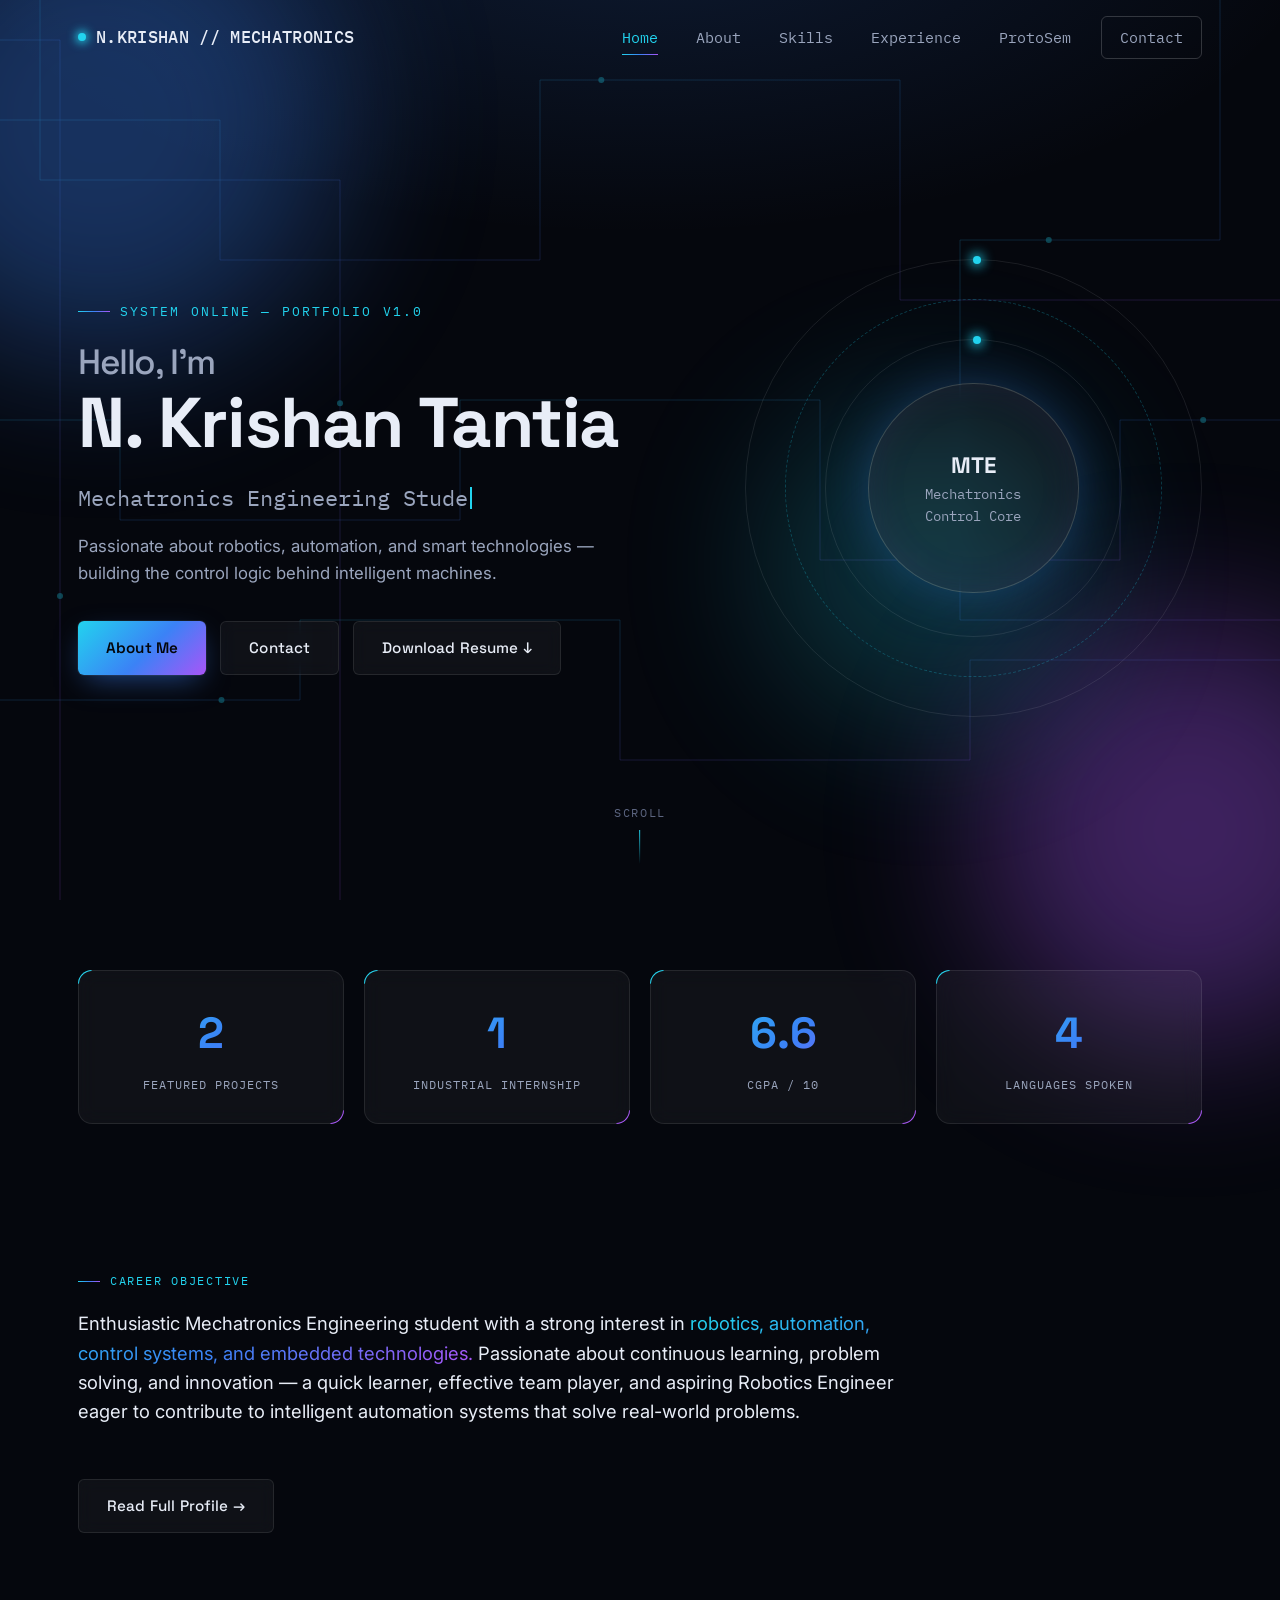
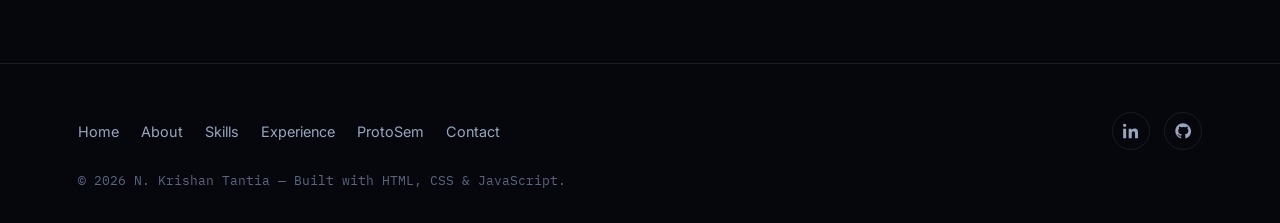
<file: index.html>
<!DOCTYPE html>
<html lang="en">
<head>
<meta charset="UTF-8">
<meta name="viewport" content="width=device-width, initial-scale=1.0">
<title>N. Krishan Tantia — Mechatronics Engineering Student</title>
<meta name="description" content="Portfolio of N. Krishan Tantia, Mechatronics Engineering student passionate about robotics, automation and smart technologies.">
<link rel="stylesheet" href="css/style.css">
</head>
<body>

<div class="circuit-bg" aria-hidden="true"></div>
<div class="blob blob--1" aria-hidden="true"></div>
<div class="blob blob--2" aria-hidden="true"></div>
<div class="blob blob--3" aria-hidden="true"></div>

<nav class="navbar" id="navbar">
  <div class="container nav-inner">
    <a href="index.html" class="logo"><span class="dot"></span>N.KRISHAN // MECHATRONICS</a>
    <div class="nav-links">
      <a href="index.html">Home</a>
      <a href="about.html">About</a>
      <a href="skills.html">Skills</a>
      <a href="experience.html">Experience</a>
      <a href="protosem.html">ProtoSem</a>
      <a href="contact.html" class="nav-cta">Contact</a>
    </div>
    <button class="hamburger" aria-label="Toggle menu" aria-expanded="false">
      <span></span><span></span><span></span>
    </button>
  </div>
</nav>

<div class="menu-overlay"></div>
<div class="mobile-menu">
  <a href="index.html">Home</a>
  <a href="about.html">About</a>
  <a href="skills.html">Skills</a>
  <a href="experience.html">Experience</a>
  <a href="protosem.html">ProtoSem</a>
  <a href="contact.html">Contact</a>
</div>

<main>

  <!-- ================= HERO ================= -->
  <section class="hero" id="top">
    <div class="container hero-grid">
      <div class="hero-copy reveal">
        <div class="hero-kicker"><span class="bar"></span>SYSTEM ONLINE — PORTFOLIO v1.0</div>
        <h1 class="hero-title">
          <span class="line1">Hello, I'm</span>
          N. Krishan Tantia
        </h1>
        <p class="hero-role" data-typing='["Mechatronics Engineering Student", "Robotics &amp; Automation Enthusiast", "Aspiring Robotics Engineer"]'></p>
        <p class="hero-tagline">Passionate about robotics, automation, and smart technologies — building the control logic behind intelligent machines.</p>
        <div class="hero-actions">
          <a href="about.html" class="btn btn--primary">About Me</a>
          <a href="contact.html" class="btn btn--ghost">Contact</a>
          <a href="#" class="btn btn--ghost" title="Add your resume file and link it here">Download Resume ↓</a>
        </div>
      </div>

      <div class="hero-visual reveal">
        <div class="hero-ring hero-ring--1"><span class="node"></span></div>
        <div class="hero-ring hero-ring--2"></div>
        <div class="hero-ring hero-ring--3"><span class="node"></span></div>
        <div class="hero-core">
          <div class="hero-core-inner">
            <strong>MTE</strong>
            Mechatronics<br>Control Core
          </div>
        </div>
      </div>
    </div>

    <div class="scroll-cue"><span>SCROLL</span><span class="stem"></span></div>
  </section>

  <!-- ================= STATS ================= -->
  <section class="section section--tight">
    <div class="container">
      <div class="stats-grid">
        <div class="stat panel reveal">
          <div class="stat-num"><span data-counter="2">0</span></div>
          <div class="stat-label">Featured Projects</div>
        </div>
        <div class="stat panel reveal">
          <div class="stat-num"><span data-counter="1">0</span></div>
          <div class="stat-label">Industrial Internship</div>
        </div>
        <div class="stat panel reveal">
          <div class="stat-num"><span data-counter="7.4">0</span></div>
          <div class="stat-label">CGPA / 10</div>
        </div>
        <div class="stat panel reveal">
          <div class="stat-num"><span data-counter="4">0</span></div>
          <div class="stat-label">Languages Spoken</div>
        </div>
      </div>
    </div>
  </section>

  <!-- ================= INTRO STRIP ================= -->
  <section class="section section--tight">
    <div class="container">
      <div class="eyebrow reveal">Career Objective</div>
      <p class="section-sub reveal" style="max-width:820px; font-size:1.15rem; color: var(--text);">
        Enthusiastic Mechatronics Engineering student with a strong interest in
        <span class="grad-text">robotics, automation, control systems, and embedded technologies.</span>
        Passionate about continuous learning, problem solving, and innovation — a quick learner, effective team player,
        and aspiring Robotics Engineer eager to contribute to intelligent automation systems that solve real-world problems.
      </p>
      <a href="about.html" class="btn btn--ghost reveal">Read Full Profile →</a>
    </div>
  </section>

</main>

<footer class="footer">
  <div class="container footer-inner">
    <div class="footer-links">
      <a href="index.html">Home</a>
      <a href="about.html">About</a>
      <a href="skills.html">Skills</a>
      <a href="experience.html">Experience</a>
      <a href="protosem.html">ProtoSem</a>
      <a href="contact.html">Contact</a>
    </div>
    <div class="footer-social">
      <a href="https://www.linkedin.com/in/krishan/" target="_blank" rel="noopener" aria-label="LinkedIn">
        <svg width="16" height="16" viewBox="0 0 24 24" fill="currentColor"><path d="M4.98 3.5C4.98 4.88 3.87 6 2.5 6S0 4.88 0 3.5 1.12 1 2.5 1s2.48 1.12 2.48 2.5zM.24 8.5h4.5V23H.24V8.5zM8.5 8.5h4.32v1.98h.06c.6-1.14 2.07-2.34 4.26-2.34 4.56 0 5.4 3 5.4 6.9V23h-4.5v-6.9c0-1.65-.03-3.78-2.3-3.78-2.3 0-2.65 1.8-2.65 3.66V23H8.5V8.5z"/></svg>
      </a>
      <a href="#" aria-label="GitHub (coming soon)" title="GitHub — add your link">
        <svg width="16" height="16" viewBox="0 0 24 24" fill="currentColor"><path d="M12 .5C5.6.5.5 5.6.5 12c0 5.1 3.3 9.4 7.9 11 .6.1.8-.3.8-.6v-2c-3.2.7-3.9-1.5-3.9-1.5-.5-1.3-1.3-1.7-1.3-1.7-1.1-.7.1-.7.1-.7 1.2.1 1.8 1.2 1.8 1.2 1 1.8 2.8 1.3 3.5 1 .1-.8.4-1.3.8-1.6-2.6-.3-5.3-1.3-5.3-5.7 0-1.3.4-2.3 1.2-3.1-.1-.3-.5-1.5.1-3.1 0 0 1-.3 3.3 1.2a11.4 11.4 0 0 1 6 0C17.7 4.9 18.7 5.2 18.7 5.2c.6 1.6.2 2.8.1 3.1.8.8 1.2 1.9 1.2 3.1 0 4.4-2.7 5.4-5.3 5.7.4.4.8 1.1.8 2.2v3.3c0 .3.2.7.8.6 4.6-1.6 7.9-5.9 7.9-11C23.5 5.6 18.4.5 12 .5z"/></svg>
      </a>
    </div>
  </div>
  <div class="container">
    <p class="footer-note" style="margin-top:20px;">© 2026 N. Krishan Tantia — Built with HTML, CSS &amp; JavaScript.</p>
  </div>
</footer>

<button class="back-to-top" aria-label="Back to top">↑</button>
<script src="js/script.js"></script>
</body>
</html>
</file>
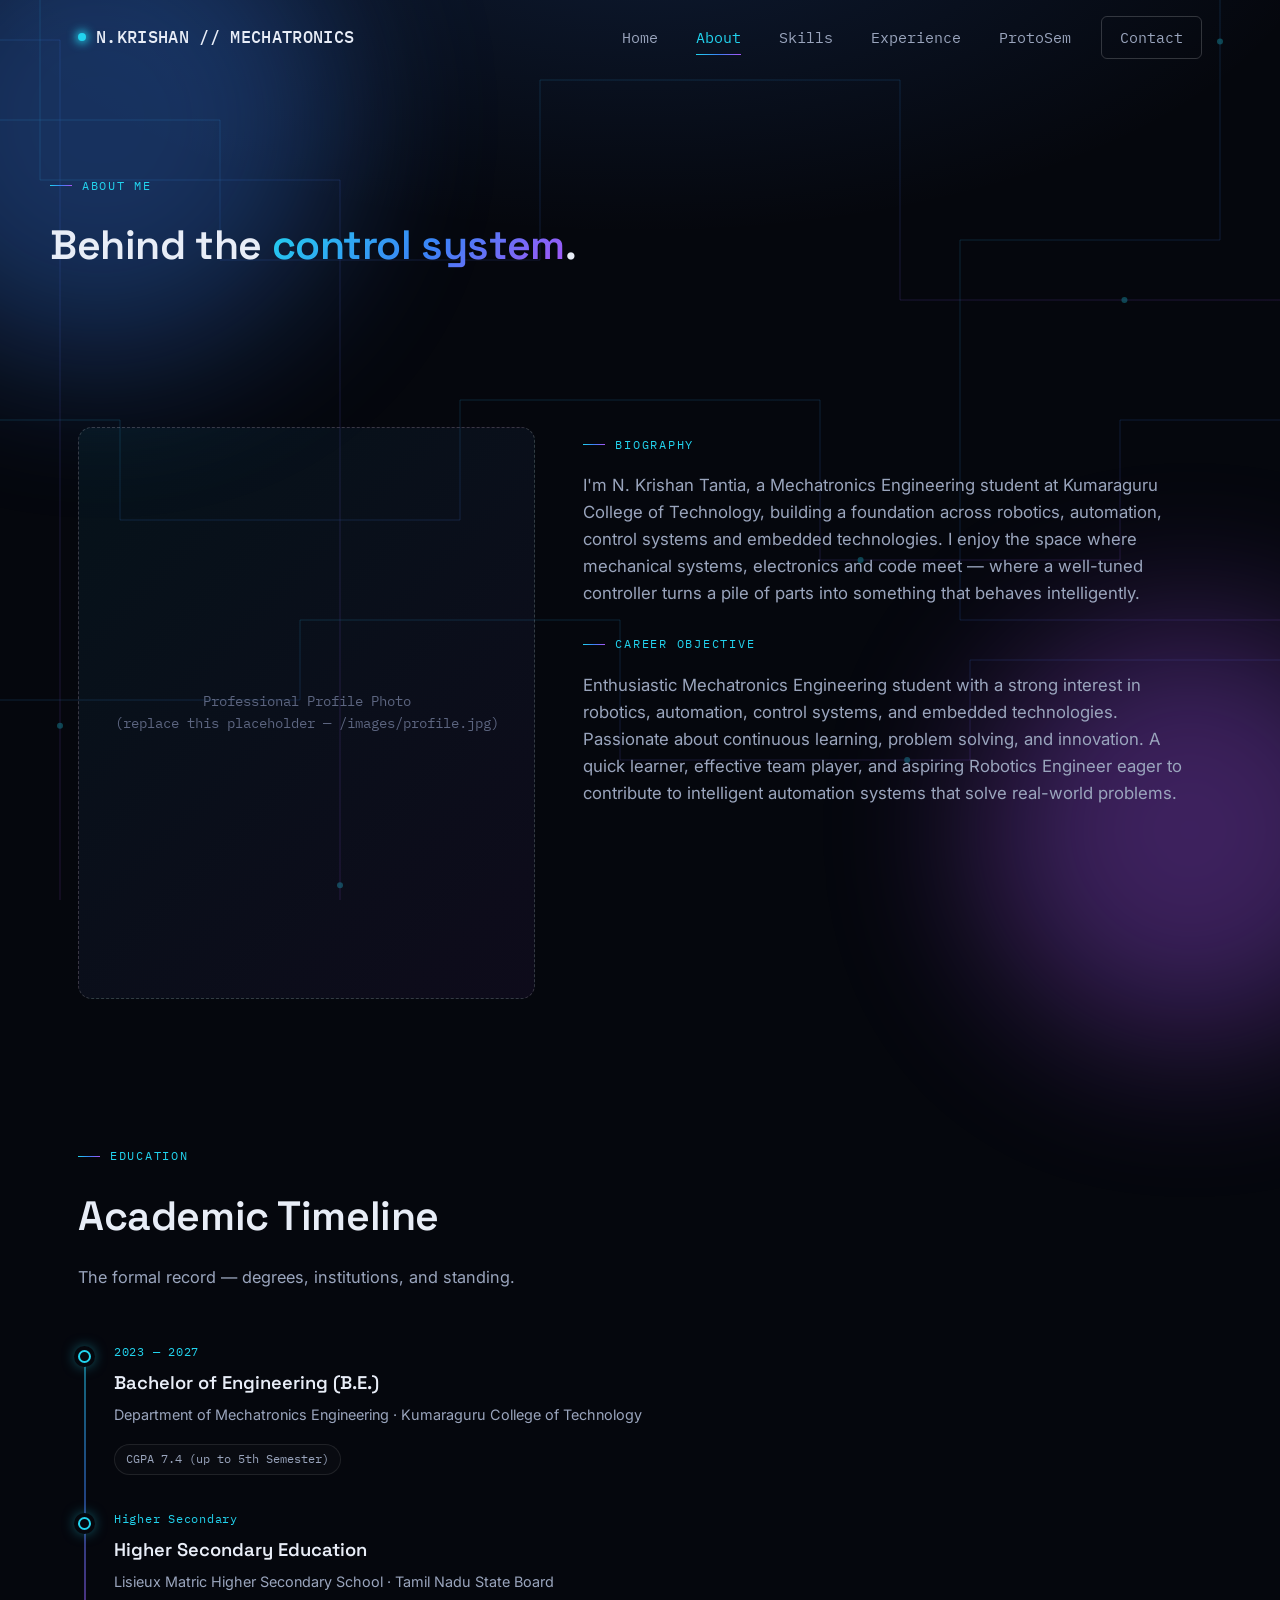
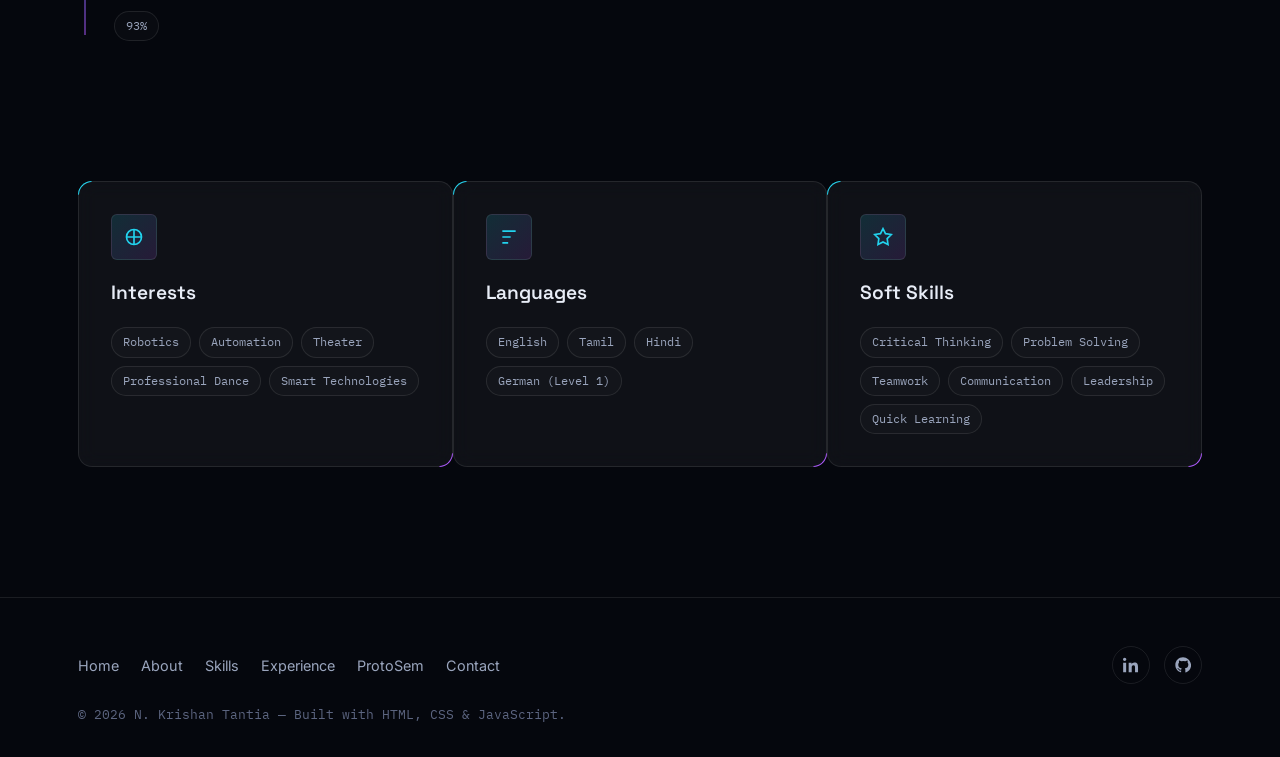
<file: about.html>
<!DOCTYPE html>
<html lang="en">
<head>
<meta charset="UTF-8">
<meta name="viewport" content="width=device-width, initial-scale=1.0">
<title>About — N. Krishan Tantia</title>
<meta name="description" content="About N. Krishan Tantia — biography, education timeline, interests, languages and soft skills.">
<link rel="stylesheet" href="css/style.css">
</head>
<body>

<div class="circuit-bg" aria-hidden="true"></div>
<div class="blob blob--1" aria-hidden="true"></div>
<div class="blob blob--2" aria-hidden="true"></div>

<nav class="navbar" id="navbar">
  <div class="container nav-inner">
    <a href="index.html" class="logo"><span class="dot"></span>N.KRISHAN // MECHATRONICS</a>
    <div class="nav-links">
      <a href="index.html">Home</a>
      <a href="about.html">About</a>
      <a href="skills.html">Skills</a>
      <a href="experience.html">Experience</a>
      <a href="protosem.html">ProtoSem</a>
      <a href="contact.html" class="nav-cta">Contact</a>
    </div>
    <button class="hamburger" aria-label="Toggle menu" aria-expanded="false">
      <span></span><span></span><span></span>
    </button>
  </div>
</nav>

<div class="menu-overlay"></div>
<div class="mobile-menu">
  <a href="index.html">Home</a>
  <a href="about.html">About</a>
  <a href="skills.html">Skills</a>
  <a href="experience.html">Experience</a>
  <a href="protosem.html">ProtoSem</a>
  <a href="contact.html">Contact</a>
</div>

<main>
  <header class="page-header container">
    <div class="eyebrow reveal">About Me</div>
    <h1 class="section-title reveal">Behind the <span class="grad-text">control system</span>.</h1>
  </header>

  <!-- ================= BIO + PHOTO ================= -->
  <section class="section section--tight">
    <div class="container" style="display:grid; grid-template-columns: 0.85fr 1.15fr; gap:48px; align-items:start;">
      <div class="reveal">
        <div class="img-placeholder" style="aspect-ratio:4/5;">
          Professional Profile Photo<br>(replace this placeholder — /images/profile.jpg)
        </div>
      </div>
      <div class="reveal">
        <div class="eyebrow">Biography</div>
        <p style="color:var(--text-dim); font-size:1.05rem; margin-bottom:20px;">
          I'm N. Krishan Tantia, a Mechatronics Engineering student at Kumaraguru College of Technology,
          building a foundation across robotics, automation, control systems and embedded technologies.
          I enjoy the space where mechanical systems, electronics and code meet — where a well-tuned
          controller turns a pile of parts into something that behaves intelligently.
        </p>
        <div class="eyebrow">Career Objective</div>
        <p style="color:var(--text-dim); font-size:1.05rem;">
          Enthusiastic Mechatronics Engineering student with a strong interest in robotics, automation,
          control systems, and embedded technologies. Passionate about continuous learning, problem
          solving, and innovation. A quick learner, effective team player, and aspiring Robotics Engineer
          eager to contribute to intelligent automation systems that solve real-world problems.
        </p>
      </div>
    </div>
  </section>

  <!-- ================= EDUCATION TIMELINE ================= -->
  <section class="section section--tight">
    <div class="container">
      <div class="eyebrow reveal">Education</div>
      <h2 class="section-title reveal">Academic Timeline</h2>
      <p class="section-sub reveal">The formal record — degrees, institutions, and standing.</p>

      <div class="timeline reveal">
        <div class="timeline-item">
          <span class="timeline-date">2023 — 2027</span>
          <h3 class="timeline-title">Bachelor of Engineering (B.E.)</h3>
          <p class="timeline-org">Department of Mechatronics Engineering · Kumaraguru College of Technology</p>
          <div class="tag-row"><span class="tag">CGPA 7.4 (up to 5th Semester)</span></div>
        </div>
        <div class="timeline-item">
          <span class="timeline-date">Higher Secondary</span>
          <h3 class="timeline-title">Higher Secondary Education</h3>
          <p class="timeline-org">Lisieux Matric Higher Secondary School · Tamil Nadu State Board</p>
          <div class="tag-row"><span class="tag">93%</span></div>
        </div>
      </div>
    </div>
  </section>

  <!-- ================= INTERESTS + LANGUAGES + SOFT SKILLS ================= -->
  <section class="section section--tight">
    <div class="container cards-grid--3" style="display:grid;">
      <div class="panel reveal">
        <div class="card-icon">
          <svg width="20" height="20" viewBox="0 0 24 24" fill="none" stroke="currentColor" stroke-width="2"><circle cx="12" cy="12" r="9"/><path d="M12 3v18M3 12h18"/></svg>
        </div>
        <h3 class="card-title">Interests</h3>
        <div class="tag-row">
          <span class="tag">Robotics</span>
          <span class="tag">Automation</span>
          <span class="tag">Theater</span>
          <span class="tag">Professional Dance</span>
          <span class="tag">Smart Technologies</span>
        </div>
      </div>

      <div class="panel reveal">
        <div class="card-icon">
          <svg width="20" height="20" viewBox="0 0 24 24" fill="none" stroke="currentColor" stroke-width="2"><path d="M4 5h16M4 12h10M4 19h7"/></svg>
        </div>
        <h3 class="card-title">Languages</h3>
        <div class="tag-row">
          <span class="tag">English</span>
          <span class="tag">Tamil</span>
          <span class="tag">Hindi</span>
          <span class="tag">German (Level 1)</span>
        </div>
      </div>

      <div class="panel reveal">
        <div class="card-icon">
          <svg width="20" height="20" viewBox="0 0 24 24" fill="none" stroke="currentColor" stroke-width="2"><path d="M12 2l3 6 7 1-5 5 1 7-6-3-6 3 1-7-5-5 7-1z"/></svg>
        </div>
        <h3 class="card-title">Soft Skills</h3>
        <div class="tag-row">
          <span class="tag">Critical Thinking</span>
          <span class="tag">Problem Solving</span>
          <span class="tag">Teamwork</span>
          <span class="tag">Communication</span>
          <span class="tag">Leadership</span>
          <span class="tag">Quick Learning</span>
        </div>
      </div>
    </div>
  </section>
</main>

<footer class="footer">
  <div class="container footer-inner">
    <div class="footer-links">
      <a href="index.html">Home</a>
      <a href="about.html">About</a>
      <a href="skills.html">Skills</a>
      <a href="experience.html">Experience</a>
      <a href="protosem.html">ProtoSem</a>
      <a href="contact.html">Contact</a>
    </div>
    <div class="footer-social">
      <a href="https://www.linkedin.com/in/krishan/" target="_blank" rel="noopener" aria-label="LinkedIn">
        <svg width="16" height="16" viewBox="0 0 24 24" fill="currentColor"><path d="M4.98 3.5C4.98 4.88 3.87 6 2.5 6S0 4.88 0 3.5 1.12 1 2.5 1s2.48 1.12 2.48 2.5zM.24 8.5h4.5V23H.24V8.5zM8.5 8.5h4.32v1.98h.06c.6-1.14 2.07-2.34 4.26-2.34 4.56 0 5.4 3 5.4 6.9V23h-4.5v-6.9c0-1.65-.03-3.78-2.3-3.78-2.3 0-2.65 1.8-2.65 3.66V23H8.5V8.5z"/></svg>
      </a>
      <a href="#" aria-label="GitHub (coming soon)" title="GitHub — add your link">
        <svg width="16" height="16" viewBox="0 0 24 24" fill="currentColor"><path d="M12 .5C5.6.5.5 5.6.5 12c0 5.1 3.3 9.4 7.9 11 .6.1.8-.3.8-.6v-2c-3.2.7-3.9-1.5-3.9-1.5-.5-1.3-1.3-1.7-1.3-1.7-1.1-.7.1-.7.1-.7 1.2.1 1.8 1.2 1.8 1.2 1 1.8 2.8 1.3 3.5 1 .1-.8.4-1.3.8-1.6-2.6-.3-5.3-1.3-5.3-5.7 0-1.3.4-2.3 1.2-3.1-.1-.3-.5-1.5.1-3.1 0 0 1-.3 3.3 1.2a11.4 11.4 0 0 1 6 0C17.7 4.9 18.7 5.2 18.7 5.2c.6 1.6.2 2.8.1 3.1.8.8 1.2 1.9 1.2 3.1 0 4.4-2.7 5.4-5.3 5.7.4.4.8 1.1.8 2.2v3.3c0 .3.2.7.8.6 4.6-1.6 7.9-5.9 7.9-11C23.5 5.6 18.4.5 12 .5z"/></svg>
      </a>
    </div>
  </div>
  <div class="container">
    <p class="footer-note" style="margin-top:20px;">© 2026 N. Krishan Tantia — Built with HTML, CSS &amp; JavaScript.</p>
  </div>
</footer>

<button class="back-to-top" aria-label="Back to top">↑</button>
<script src="js/script.js"></script>
</body>
</html>
</file>
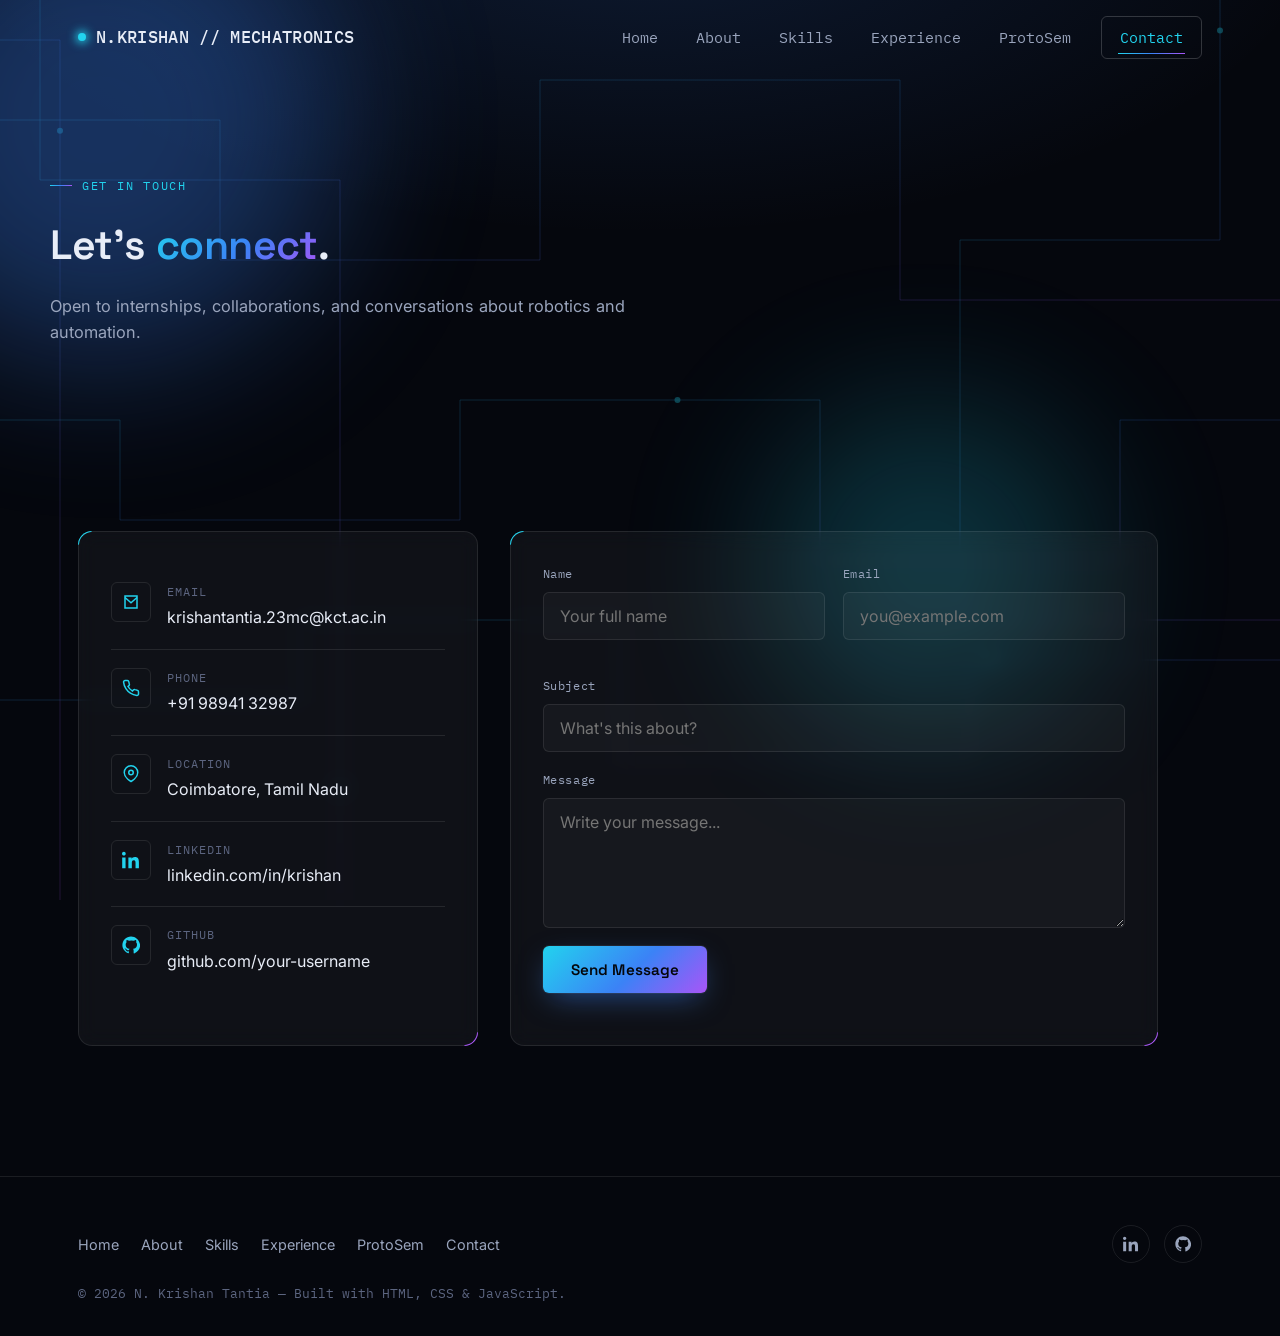
<file: contact.html>
<!DOCTYPE html>
<html lang="en">
<head>
<meta charset="UTF-8">
<meta name="viewport" content="width=device-width, initial-scale=1.0">
<title>Contact — N. Krishan Tantia</title>
<meta name="description" content="Get in touch with N. Krishan Tantia — email, phone, location and LinkedIn.">
<link rel="stylesheet" href="css/style.css">
</head>
<body>

<div class="circuit-bg" aria-hidden="true"></div>
<div class="blob blob--1" aria-hidden="true"></div>
<div class="blob blob--3" aria-hidden="true"></div>

<nav class="navbar" id="navbar">
  <div class="container nav-inner">
    <a href="index.html" class="logo"><span class="dot"></span>N.KRISHAN // MECHATRONICS</a>
    <div class="nav-links">
      <a href="index.html">Home</a>
      <a href="about.html">About</a>
      <a href="skills.html">Skills</a>
      <a href="experience.html">Experience</a>
      <a href="protosem.html">ProtoSem</a>
      <a href="contact.html" class="nav-cta">Contact</a>
    </div>
    <button class="hamburger" aria-label="Toggle menu" aria-expanded="false">
      <span></span><span></span><span></span>
    </button>
  </div>
</nav>

<div class="menu-overlay"></div>
<div class="mobile-menu">
  <a href="index.html">Home</a>
  <a href="about.html">About</a>
  <a href="skills.html">Skills</a>
  <a href="experience.html">Experience</a>
  <a href="protosem.html">ProtoSem</a>
  <a href="contact.html">Contact</a>
</div>

<main>
  <header class="page-header container">
    <div class="eyebrow reveal">Get In Touch</div>
    <h1 class="section-title reveal">Let's <span class="grad-text">connect</span>.</h1>
    <p class="section-sub reveal">Open to internships, collaborations, and conversations about robotics and automation.</p>
  </header>

  <section class="section section--tight">
    <div class="container contact-grid">

      <div class="panel reveal">
        <div class="contact-info-item">
          <div class="contact-info-icon">
            <svg width="18" height="18" viewBox="0 0 24 24" fill="none" stroke="currentColor" stroke-width="2"><path d="M4 4h16v16H4z"/><path d="M4 6l8 7 8-7"/></svg>
          </div>
          <div>
            <div class="contact-info-label">Email</div>
            <div class="contact-info-value"><a href="mailto:krishantantia.23mc@kct.ac.in">krishantantia.23mc@kct.ac.in</a></div>
          </div>
        </div>

        <div class="contact-info-item">
          <div class="contact-info-icon">
            <svg width="18" height="18" viewBox="0 0 24 24" fill="none" stroke="currentColor" stroke-width="2"><path d="M22 16.9v3a2 2 0 01-2.2 2 19.8 19.8 0 01-8.6-3.1 19.5 19.5 0 01-6-6 19.8 19.8 0 01-3.1-8.7A2 2 0 014.1 2h3a2 2 0 012 1.7c.1 1 .4 2 .7 3a2 2 0 01-.5 2.1L8 10a16 16 0 006 6l1.2-1.3a2 2 0 012.1-.5c1 .3 2 .5 3 .7a2 2 0 011.7 2z"/></svg>
          </div>
          <div>
            <div class="contact-info-label">Phone</div>
            <div class="contact-info-value"><a href="tel:+919894132987">+91 98941 32987</a></div>
          </div>
        </div>

        <div class="contact-info-item">
          <div class="contact-info-icon">
            <svg width="18" height="18" viewBox="0 0 24 24" fill="none" stroke="currentColor" stroke-width="2"><path d="M21 10c0 7-9 12-9 12s-9-5-9-12a9 9 0 0118 0z"/><circle cx="12" cy="10" r="3"/></svg>
          </div>
          <div>
            <div class="contact-info-label">Location</div>
            <div class="contact-info-value">Coimbatore, Tamil Nadu</div>
          </div>
        </div>

        <div class="contact-info-item">
          <div class="contact-info-icon">
            <svg width="18" height="18" viewBox="0 0 24 24" fill="currentColor"><path d="M4.98 3.5C4.98 4.88 3.87 6 2.5 6S0 4.88 0 3.5 1.12 1 2.5 1s2.48 1.12 2.48 2.5zM.24 8.5h4.5V23H.24V8.5zM8.5 8.5h4.32v1.98h.06c.6-1.14 2.07-2.34 4.26-2.34 4.56 0 5.4 3 5.4 6.9V23h-4.5v-6.9c0-1.65-.03-3.78-2.3-3.78-2.3 0-2.65 1.8-2.65 3.66V23H8.5V8.5z"/></svg>
          </div>
          <div>
            <div class="contact-info-label">LinkedIn</div>
            <div class="contact-info-value"><a href="https://www.linkedin.com/in/krishan/" target="_blank" rel="noopener">linkedin.com/in/krishan</a></div>
          </div>
        </div>

        <div class="contact-info-item">
          <div class="contact-info-icon">
            <svg width="18" height="18" viewBox="0 0 24 24" fill="currentColor"><path d="M12 .5C5.6.5.5 5.6.5 12c0 5.1 3.3 9.4 7.9 11 .6.1.8-.3.8-.6v-2c-3.2.7-3.9-1.5-3.9-1.5-.5-1.3-1.3-1.7-1.3-1.7-1.1-.7.1-.7.1-.7 1.2.1 1.8 1.2 1.8 1.2 1 1.8 2.8 1.3 3.5 1 .1-.8.4-1.3.8-1.6-2.6-.3-5.3-1.3-5.3-5.7 0-1.3.4-2.3 1.2-3.1-.1-.3-.5-1.5.1-3.1 0 0 1-.3 3.3 1.2a11.4 11.4 0 0 1 6 0C17.7 4.9 18.7 5.2 18.7 5.2c.6 1.6.2 2.8.1 3.1.8.8 1.2 1.9 1.2 3.1 0 4.4-2.7 5.4-5.3 5.7.4.4.8 1.1.8 2.2v3.3c0 .3.2.7.8.6 4.6-1.6 7.9-5.9 7.9-11C23.5 5.6 18.4.5 12 .5z"/></svg>
          </div>
          <div>
            <div class="contact-info-label">GitHub</div>
            <div class="contact-info-value"><a href="#" title="Add your GitHub link here">github.com/your-username</a></div>
          </div>
        </div>
      </div>

      <div class="panel reveal">
        <form id="contact-form" novalidate>
          <div class="form-row">
            <div class="form-group">
              <label for="name">Name</label>
              <input type="text" id="name" name="name" placeholder="Your full name" required>
            </div>
            <div class="form-group">
              <label for="email">Email</label>
              <input type="email" id="email" name="email" placeholder="you@example.com" required>
            </div>
          </div>
          <div class="form-group">
            <label for="subject">Subject</label>
            <input type="text" id="subject" name="subject" placeholder="What's this about?">
          </div>
          <div class="form-group">
            <label for="message">Message</label>
            <textarea id="message" name="message" placeholder="Write your message..." required></textarea>
          </div>
          <button type="submit" class="btn btn--primary">Send Message</button>
          <p class="form-status" id="form-status" role="status"></p>
        </form>
      </div>

    </div>
  </section>
</main>

<footer class="footer">
  <div class="container footer-inner">
    <div class="footer-links">
      <a href="index.html">Home</a>
      <a href="about.html">About</a>
      <a href="skills.html">Skills</a>
      <a href="experience.html">Experience</a>
      <a href="protosem.html">ProtoSem</a>
      <a href="contact.html">Contact</a>
    </div>
    <div class="footer-social">
      <a href="https://www.linkedin.com/in/krishan/" target="_blank" rel="noopener" aria-label="LinkedIn">
        <svg width="16" height="16" viewBox="0 0 24 24" fill="currentColor"><path d="M4.98 3.5C4.98 4.88 3.87 6 2.5 6S0 4.88 0 3.5 1.12 1 2.5 1s2.48 1.12 2.48 2.5zM.24 8.5h4.5V23H.24V8.5zM8.5 8.5h4.32v1.98h.06c.6-1.14 2.07-2.34 4.26-2.34 4.56 0 5.4 3 5.4 6.9V23h-4.5v-6.9c0-1.65-.03-3.78-2.3-3.78-2.3 0-2.65 1.8-2.65 3.66V23H8.5V8.5z"/></svg>
      </a>
      <a href="#" aria-label="GitHub (coming soon)" title="GitHub — add your link">
        <svg width="16" height="16" viewBox="0 0 24 24" fill="currentColor"><path d="M12 .5C5.6.5.5 5.6.5 12c0 5.1 3.3 9.4 7.9 11 .6.1.8-.3.8-.6v-2c-3.2.7-3.9-1.5-3.9-1.5-.5-1.3-1.3-1.7-1.3-1.7-1.1-.7.1-.7.1-.7 1.2.1 1.8 1.2 1.8 1.2 1 1.8 2.8 1.3 3.5 1 .1-.8.4-1.3.8-1.6-2.6-.3-5.3-1.3-5.3-5.7 0-1.3.4-2.3 1.2-3.1-.1-.3-.5-1.5.1-3.1 0 0 1-.3 3.3 1.2a11.4 11.4 0 0 1 6 0C17.7 4.9 18.7 5.2 18.7 5.2c.6 1.6.2 2.8.1 3.1.8.8 1.2 1.9 1.2 3.1 0 4.4-2.7 5.4-5.3 5.7.4.4.8 1.1.8 2.2v3.3c0 .3.2.7.8.6 4.6-1.6 7.9-5.9 7.9-11C23.5 5.6 18.4.5 12 .5z"/></svg>
      </a>
    </div>
  </div>
  <div class="container">
    <p class="footer-note" style="margin-top:20px;">© 2026 N. Krishan Tantia — Built with HTML, CSS &amp; JavaScript.</p>
  </div>
</footer>

<button class="back-to-top" aria-label="Back to top">↑</button>
<script src="js/script.js"></script>
</body>
</html>
</file>
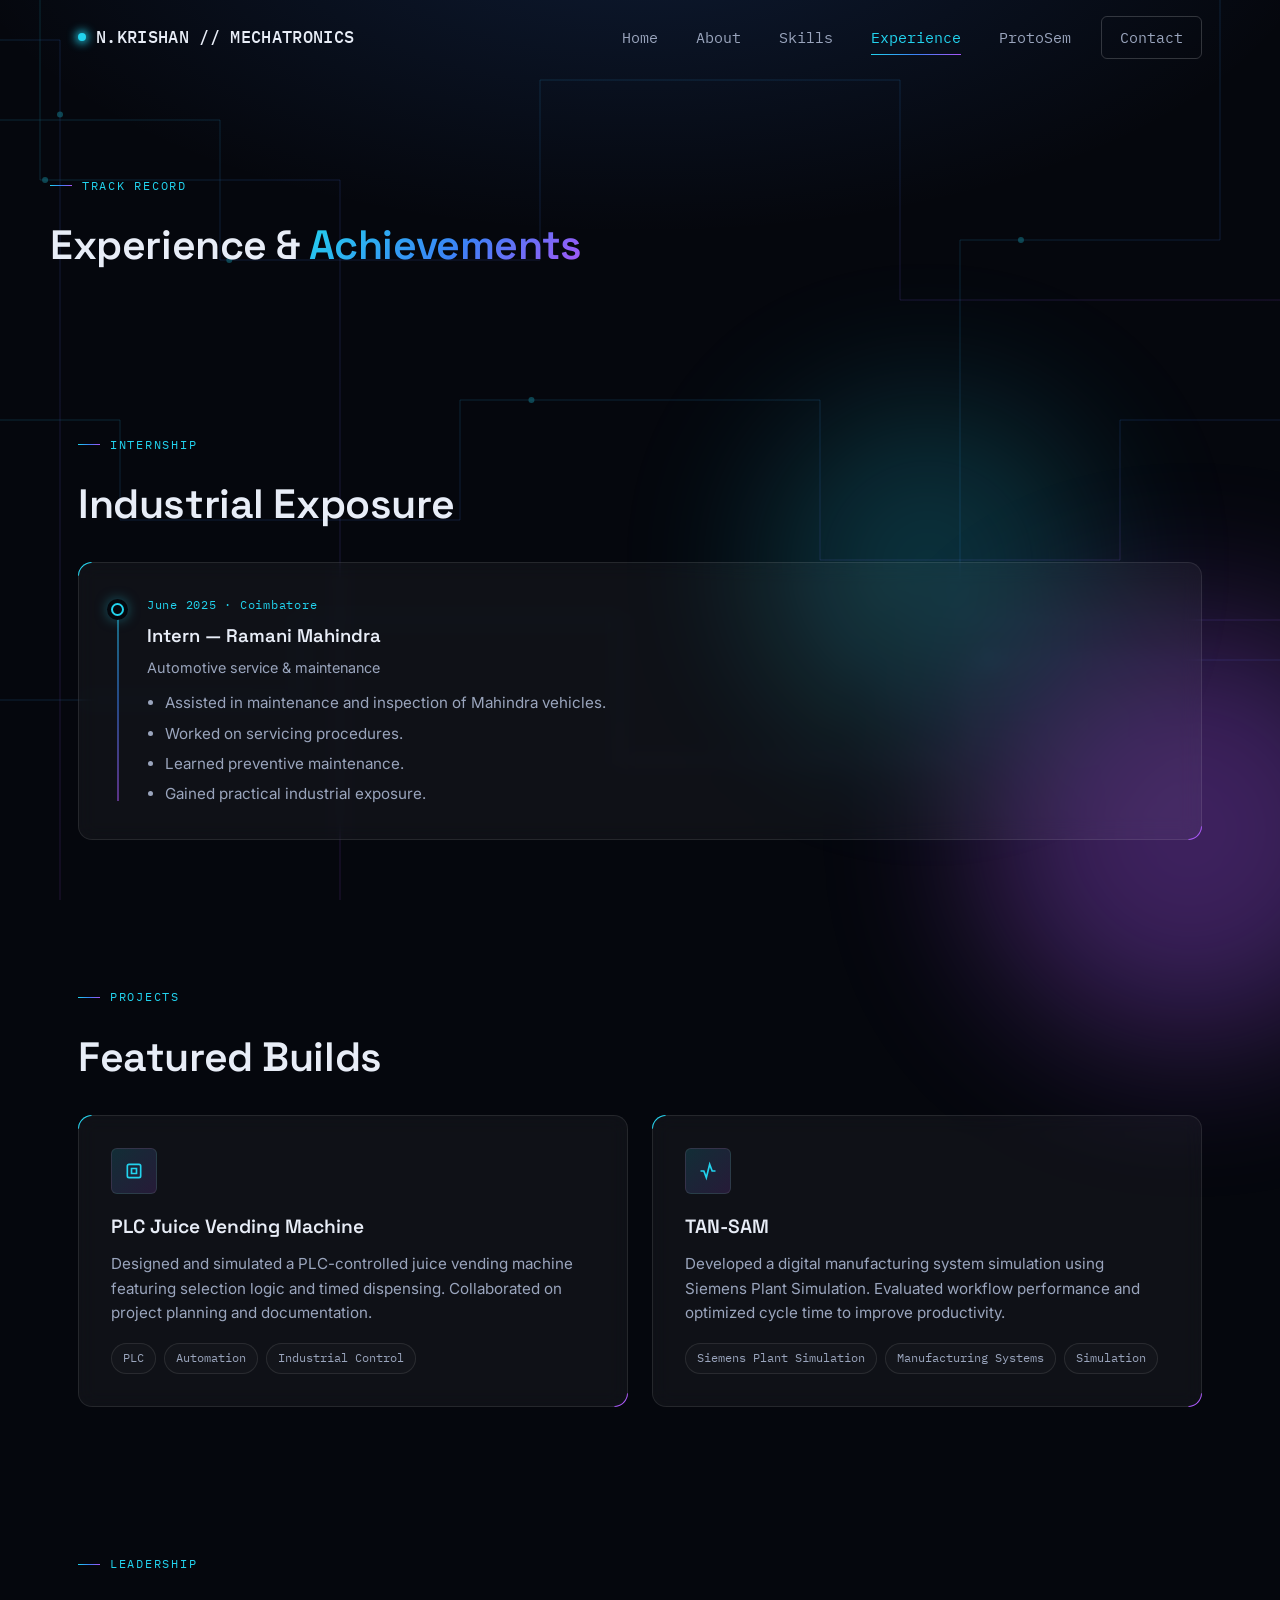
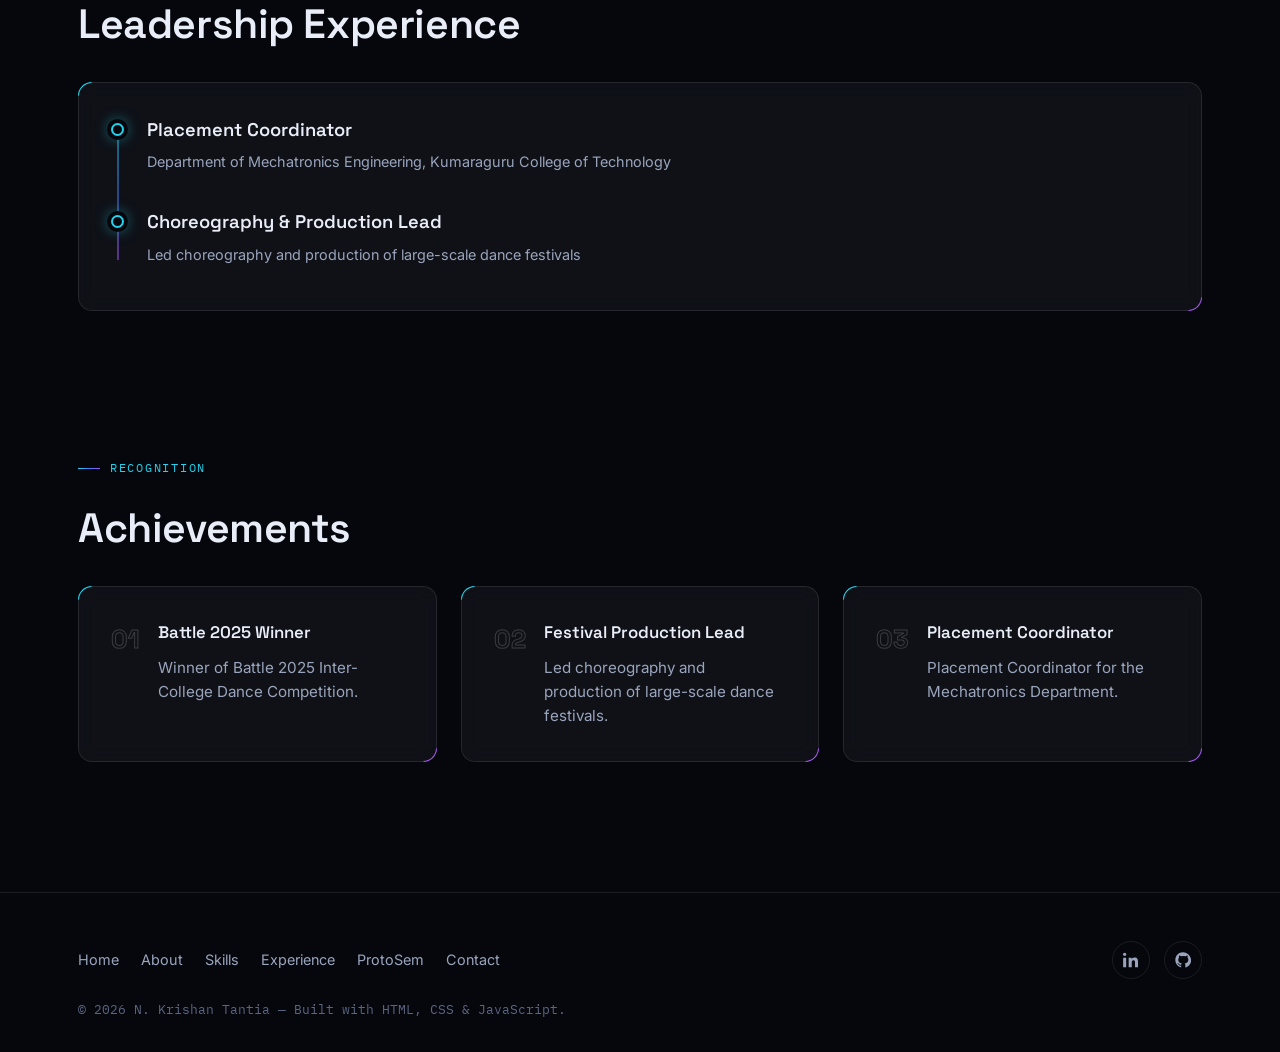
<file: experience.html>
<!DOCTYPE html>
<html lang="en">
<head>
<meta charset="UTF-8">
<meta name="viewport" content="width=device-width, initial-scale=1.0">
<title>Experience — N. Krishan Tantia</title>
<meta name="description" content="Internship, projects, leadership experience and achievements of N. Krishan Tantia.">
<link rel="stylesheet" href="css/style.css">
</head>
<body>

<div class="circuit-bg" aria-hidden="true"></div>
<div class="blob blob--2" aria-hidden="true"></div>
<div class="blob blob--3" aria-hidden="true"></div>

<nav class="navbar" id="navbar">
  <div class="container nav-inner">
    <a href="index.html" class="logo"><span class="dot"></span>N.KRISHAN // MECHATRONICS</a>
    <div class="nav-links">
      <a href="index.html">Home</a>
      <a href="about.html">About</a>
      <a href="skills.html">Skills</a>
      <a href="experience.html">Experience</a>
      <a href="protosem.html">ProtoSem</a>
      <a href="contact.html" class="nav-cta">Contact</a>
    </div>
    <button class="hamburger" aria-label="Toggle menu" aria-expanded="false">
      <span></span><span></span><span></span>
    </button>
  </div>
</nav>

<div class="menu-overlay"></div>
<div class="mobile-menu">
  <a href="index.html">Home</a>
  <a href="about.html">About</a>
  <a href="skills.html">Skills</a>
  <a href="experience.html">Experience</a>
  <a href="protosem.html">ProtoSem</a>
  <a href="contact.html">Contact</a>
</div>

<main>
  <header class="page-header container">
    <div class="eyebrow reveal">Track Record</div>
    <h1 class="section-title reveal">Experience &amp; <span class="grad-text">Achievements</span></h1>
  </header>

  <!-- ================= INTERNSHIP ================= -->
  <section class="section section--tight">
    <div class="container">
      <div class="eyebrow reveal">Internship</div>
      <h2 class="section-title reveal">Industrial Exposure</h2>
      <div class="panel reveal" style="margin-top:24px;">
        <div class="timeline">
          <div class="timeline-item">
            <span class="timeline-date">June 2025 · Coimbatore</span>
            <h3 class="timeline-title">Intern — Ramani Mahindra</h3>
            <p class="timeline-org">Automotive service &amp; maintenance</p>
            <ul style="color:var(--text-dim); font-size:0.95rem; padding-left:18px; display:grid; gap:6px; list-style:disc;">
              <li>Assisted in maintenance and inspection of Mahindra vehicles.</li>
              <li>Worked on servicing procedures.</li>
              <li>Learned preventive maintenance.</li>
              <li>Gained practical industrial exposure.</li>
            </ul>
          </div>
        </div>
      </div>
    </div>
  </section>

  <!-- ================= PROJECTS ================= -->
  <section class="section section--tight">
    <div class="container">
      <div class="eyebrow reveal">Projects</div>
      <h2 class="section-title reveal">Featured Builds</h2>

      <div class="cards-grid" style="margin-top:24px;">
        <div class="panel reveal">
          <div class="card-icon">
            <svg width="20" height="20" viewBox="0 0 24 24" fill="none" stroke="currentColor" stroke-width="2"><rect x="4" y="4" width="16" height="16" rx="2"/><path d="M9 9h6v6H9z"/></svg>
          </div>
          <h3 class="card-title">PLC Juice Vending Machine</h3>
          <p class="card-text">Designed and simulated a PLC-controlled juice vending machine featuring selection logic and timed dispensing. Collaborated on project planning and documentation.</p>
          <div class="tag-row">
            <span class="tag">PLC</span>
            <span class="tag">Automation</span>
            <span class="tag">Industrial Control</span>
          </div>
        </div>

        <div class="panel reveal">
          <div class="card-icon">
            <svg width="20" height="20" viewBox="0 0 24 24" fill="none" stroke="currentColor" stroke-width="2"><path d="M3 12h4l3 8 4-16 3 8h4"/></svg>
          </div>
          <h3 class="card-title">TAN-SAM</h3>
          <p class="card-text">Developed a digital manufacturing system simulation using Siemens Plant Simulation. Evaluated workflow performance and optimized cycle time to improve productivity.</p>
          <div class="tag-row">
            <span class="tag">Siemens Plant Simulation</span>
            <span class="tag">Manufacturing Systems</span>
            <span class="tag">Simulation</span>
          </div>
        </div>
      </div>
    </div>
  </section>

  <!-- ================= LEADERSHIP ================= -->
  <section class="section section--tight">
    <div class="container">
      <div class="eyebrow reveal">Leadership</div>
      <h2 class="section-title reveal">Leadership Experience</h2>
      <div class="panel reveal" style="margin-top:24px;">
        <div class="timeline">
          <div class="timeline-item">
            <h3 class="timeline-title">Placement Coordinator</h3>
            <p class="timeline-org">Department of Mechatronics Engineering, Kumaraguru College of Technology</p>
          </div>
          <div class="timeline-item">
            <h3 class="timeline-title">Choreography &amp; Production Lead</h3>
            <p class="timeline-org">Led choreography and production of large-scale dance festivals</p>
          </div>
        </div>
      </div>
    </div>
  </section>

  <!-- ================= ACHIEVEMENTS ================= -->
  <section class="section section--tight">
    <div class="container">
      <div class="eyebrow reveal">Recognition</div>
      <h2 class="section-title reveal">Achievements</h2>

      <div class="cards-grid--3" style="display:grid; gap:24px; margin-top:24px;">
        <div class="panel reveal achieve-card">
          <span class="achieve-num">01</span>
          <div>
            <h3 class="card-title" style="font-size:1.05rem;">Battle 2025 Winner</h3>
            <p class="card-text">Winner of Battle 2025 Inter-College Dance Competition.</p>
          </div>
        </div>
        <div class="panel reveal achieve-card">
          <span class="achieve-num">02</span>
          <div>
            <h3 class="card-title" style="font-size:1.05rem;">Festival Production Lead</h3>
            <p class="card-text">Led choreography and production of large-scale dance festivals.</p>
          </div>
        </div>
        <div class="panel reveal achieve-card">
          <span class="achieve-num">03</span>
          <div>
            <h3 class="card-title" style="font-size:1.05rem;">Placement Coordinator</h3>
            <p class="card-text">Placement Coordinator for the Mechatronics Department.</p>
          </div>
        </div>
      </div>
    </div>
  </section>
</main>

<footer class="footer">
  <div class="container footer-inner">
    <div class="footer-links">
      <a href="index.html">Home</a>
      <a href="about.html">About</a>
      <a href="skills.html">Skills</a>
      <a href="experience.html">Experience</a>
      <a href="protosem.html">ProtoSem</a>
      <a href="contact.html">Contact</a>
    </div>
    <div class="footer-social">
      <a href="https://www.linkedin.com/in/krishan/" target="_blank" rel="noopener" aria-label="LinkedIn">
        <svg width="16" height="16" viewBox="0 0 24 24" fill="currentColor"><path d="M4.98 3.5C4.98 4.88 3.87 6 2.5 6S0 4.88 0 3.5 1.12 1 2.5 1s2.48 1.12 2.48 2.5zM.24 8.5h4.5V23H.24V8.5zM8.5 8.5h4.32v1.98h.06c.6-1.14 2.07-2.34 4.26-2.34 4.56 0 5.4 3 5.4 6.9V23h-4.5v-6.9c0-1.65-.03-3.78-2.3-3.78-2.3 0-2.65 1.8-2.65 3.66V23H8.5V8.5z"/></svg>
      </a>
      <a href="#" aria-label="GitHub (coming soon)" title="GitHub — add your link">
        <svg width="16" height="16" viewBox="0 0 24 24" fill="currentColor"><path d="M12 .5C5.6.5.5 5.6.5 12c0 5.1 3.3 9.4 7.9 11 .6.1.8-.3.8-.6v-2c-3.2.7-3.9-1.5-3.9-1.5-.5-1.3-1.3-1.7-1.3-1.7-1.1-.7.1-.7.1-.7 1.2.1 1.8 1.2 1.8 1.2 1 1.8 2.8 1.3 3.5 1 .1-.8.4-1.3.8-1.6-2.6-.3-5.3-1.3-5.3-5.7 0-1.3.4-2.3 1.2-3.1-.1-.3-.5-1.5.1-3.1 0 0 1-.3 3.3 1.2a11.4 11.4 0 0 1 6 0C17.7 4.9 18.7 5.2 18.7 5.2c.6 1.6.2 2.8.1 3.1.8.8 1.2 1.9 1.2 3.1 0 4.4-2.7 5.4-5.3 5.7.4.4.8 1.1.8 2.2v3.3c0 .3.2.7.8.6 4.6-1.6 7.9-5.9 7.9-11C23.5 5.6 18.4.5 12 .5z"/></svg>
      </a>
    </div>
  </div>
  <div class="container">
    <p class="footer-note" style="margin-top:20px;">© 2026 N. Krishan Tantia — Built with HTML, CSS &amp; JavaScript.</p>
  </div>
</footer>

<button class="back-to-top" aria-label="Back to top">↑</button>
<script src="js/script.js"></script>
</body>
</html>
</file>
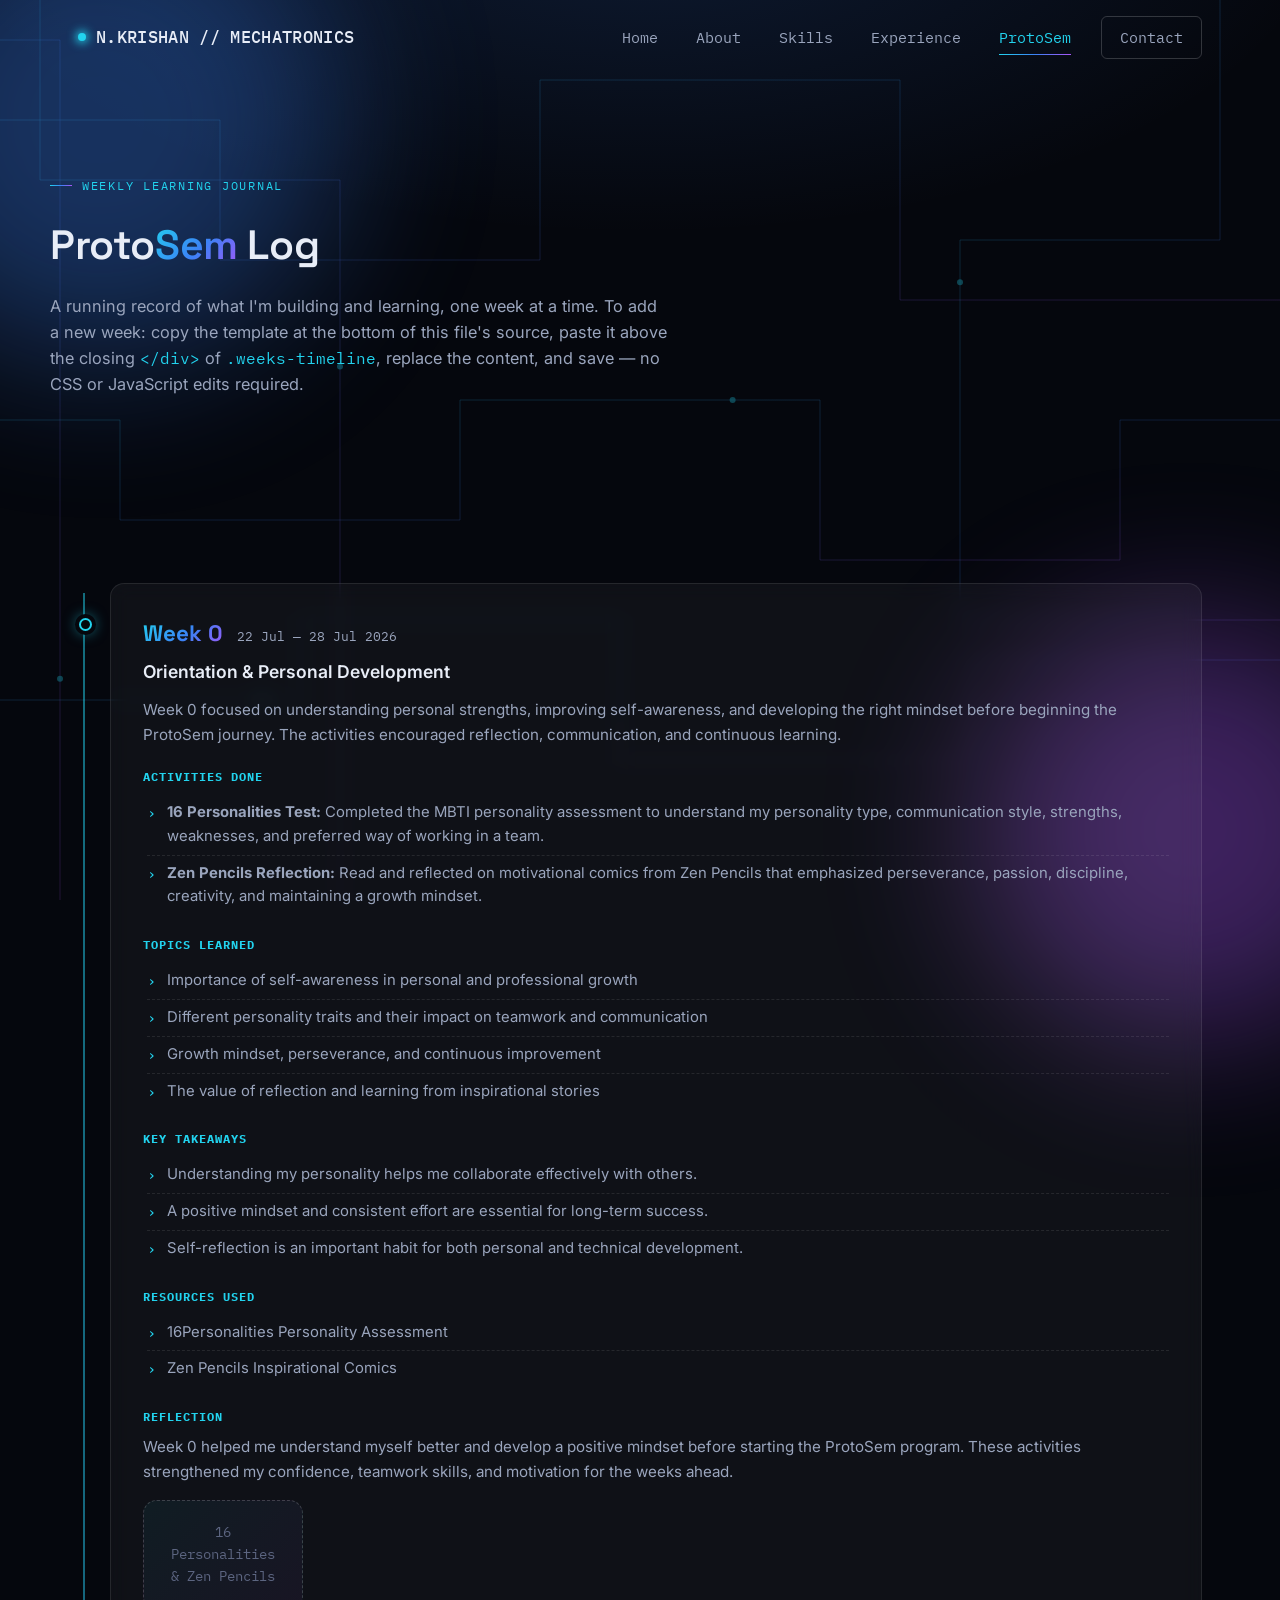
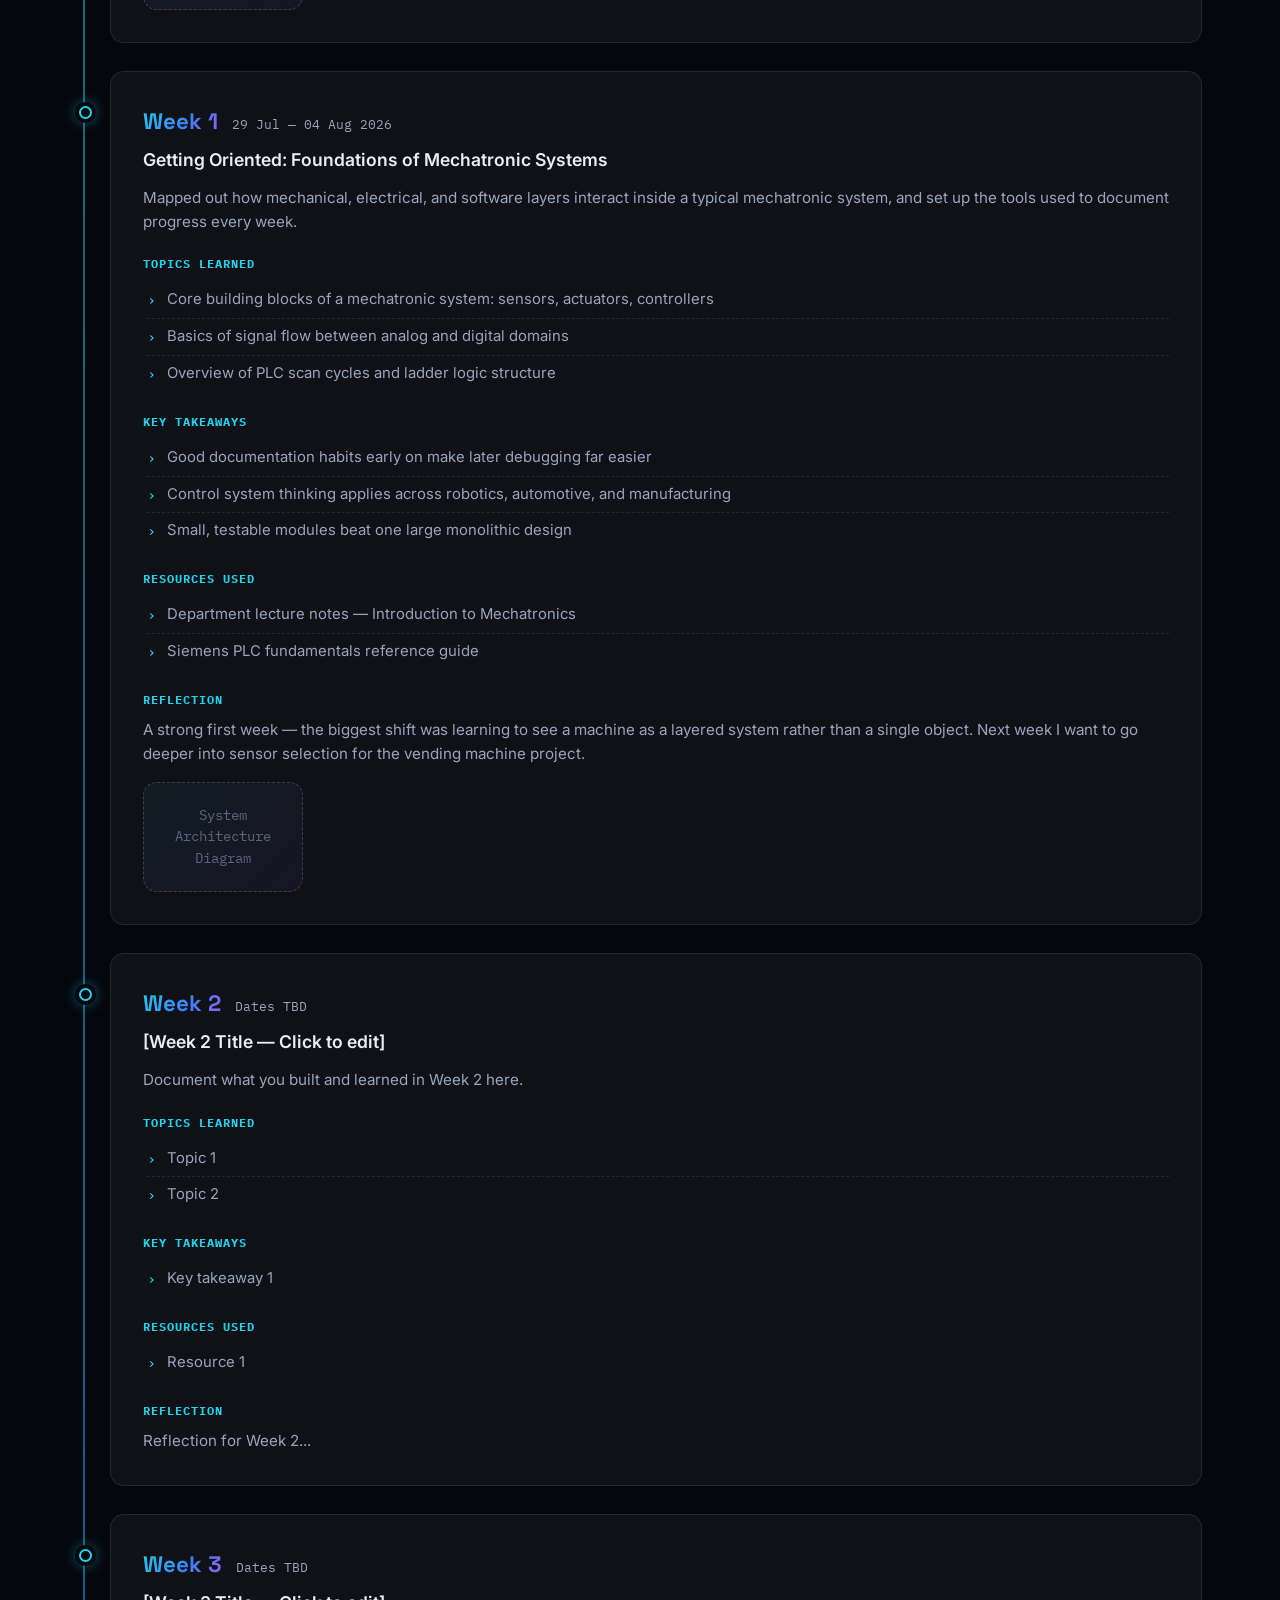
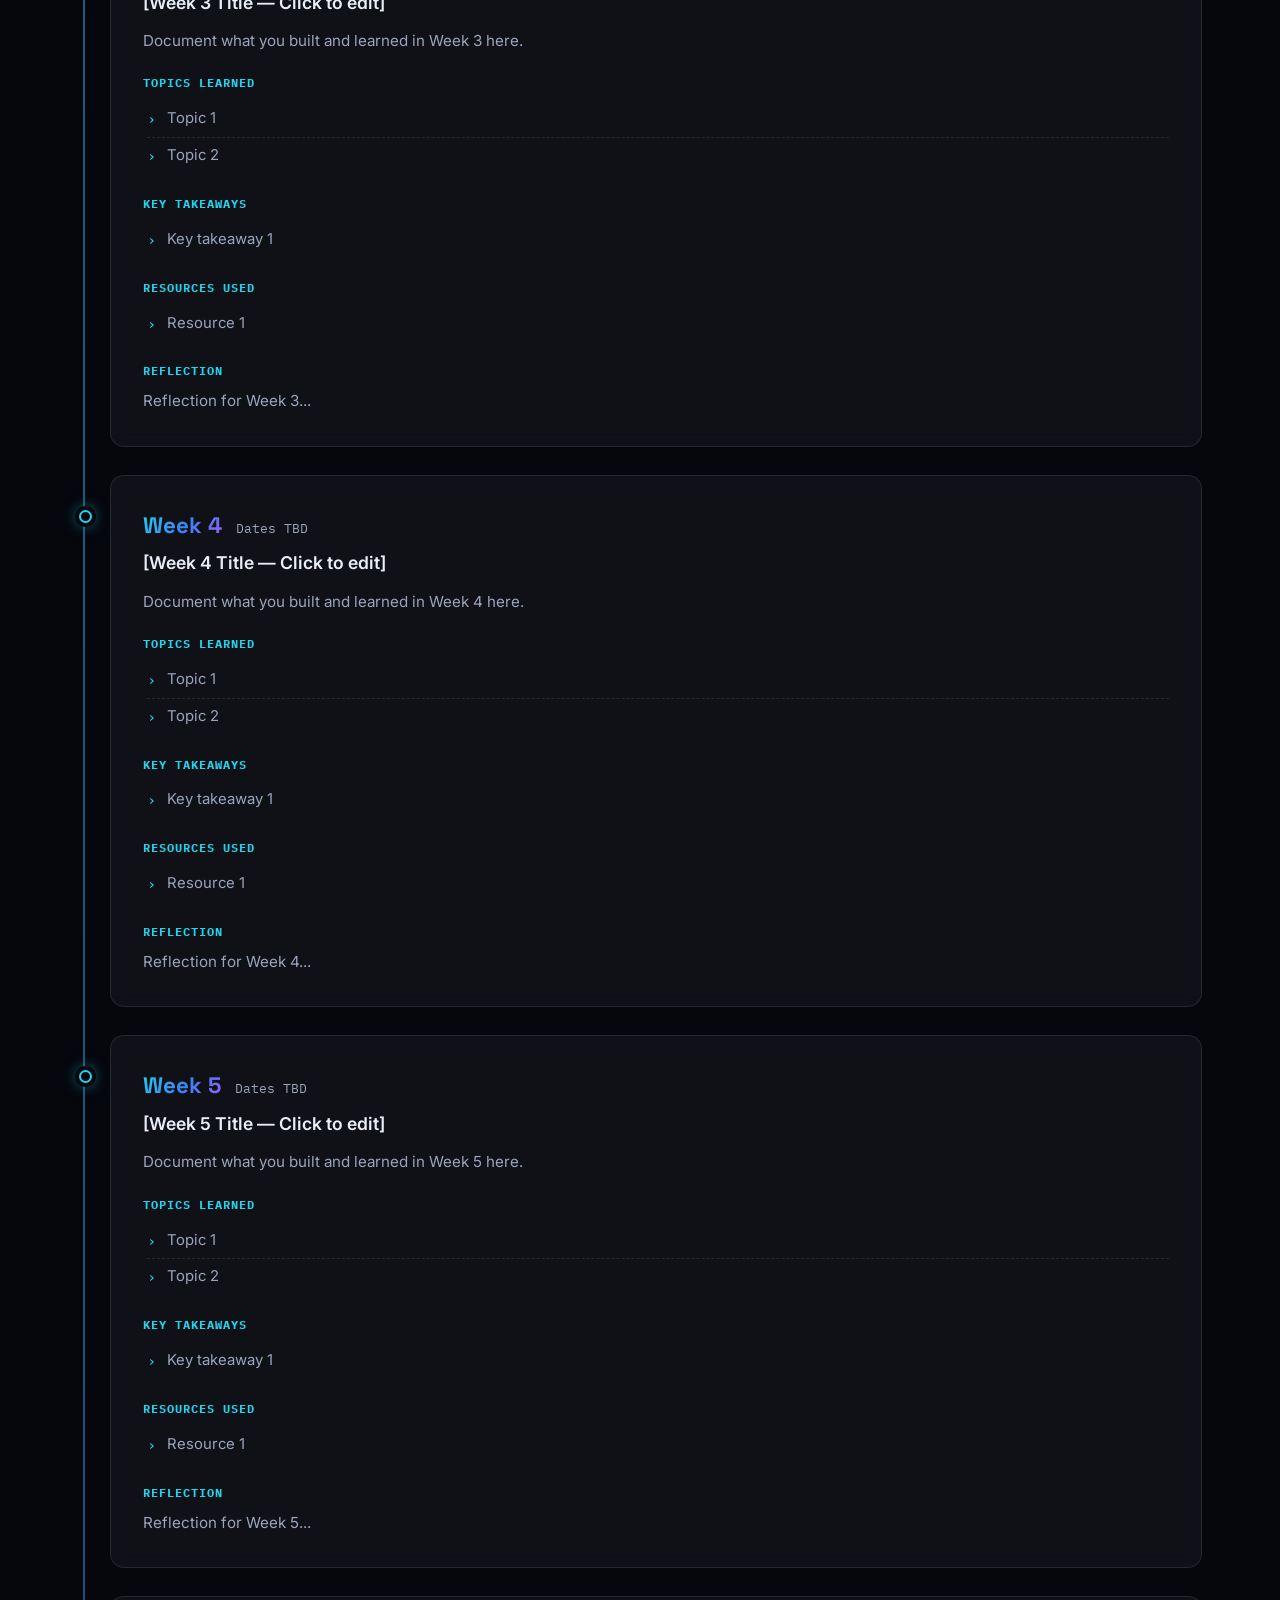
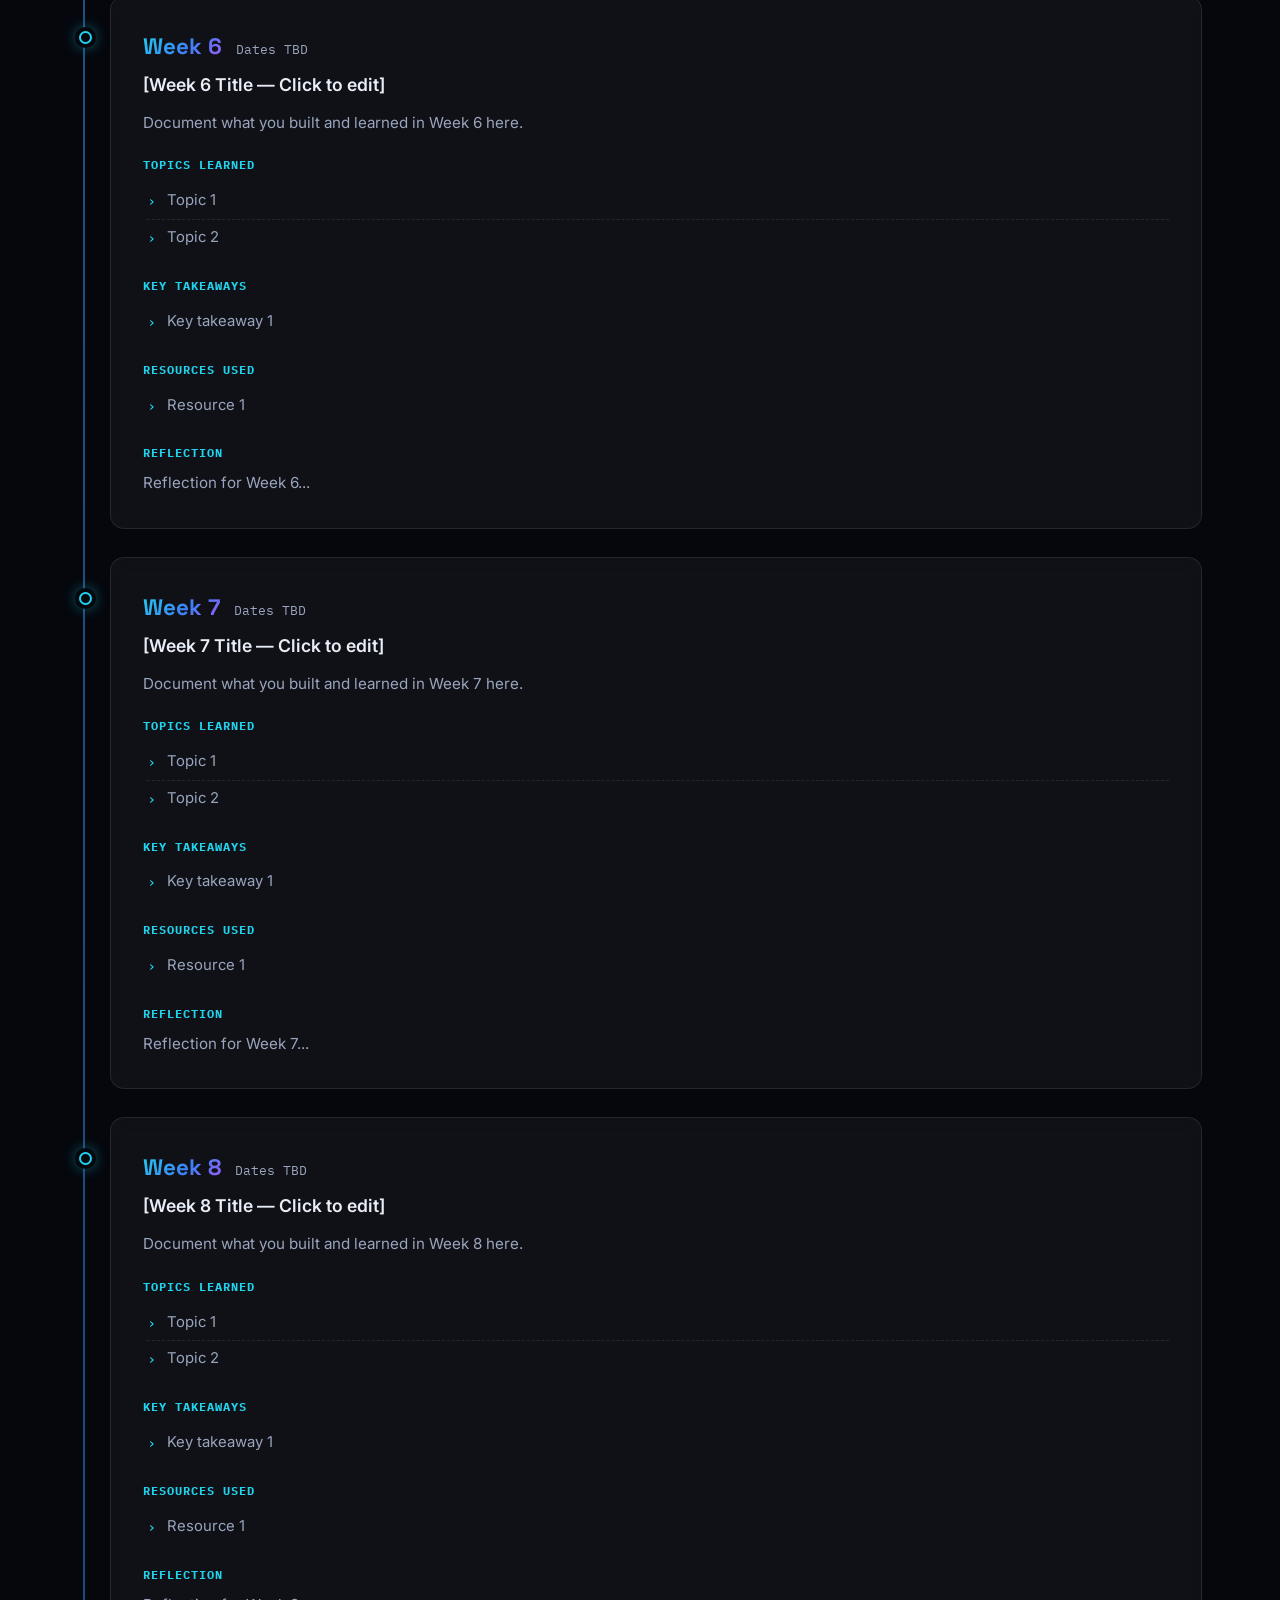
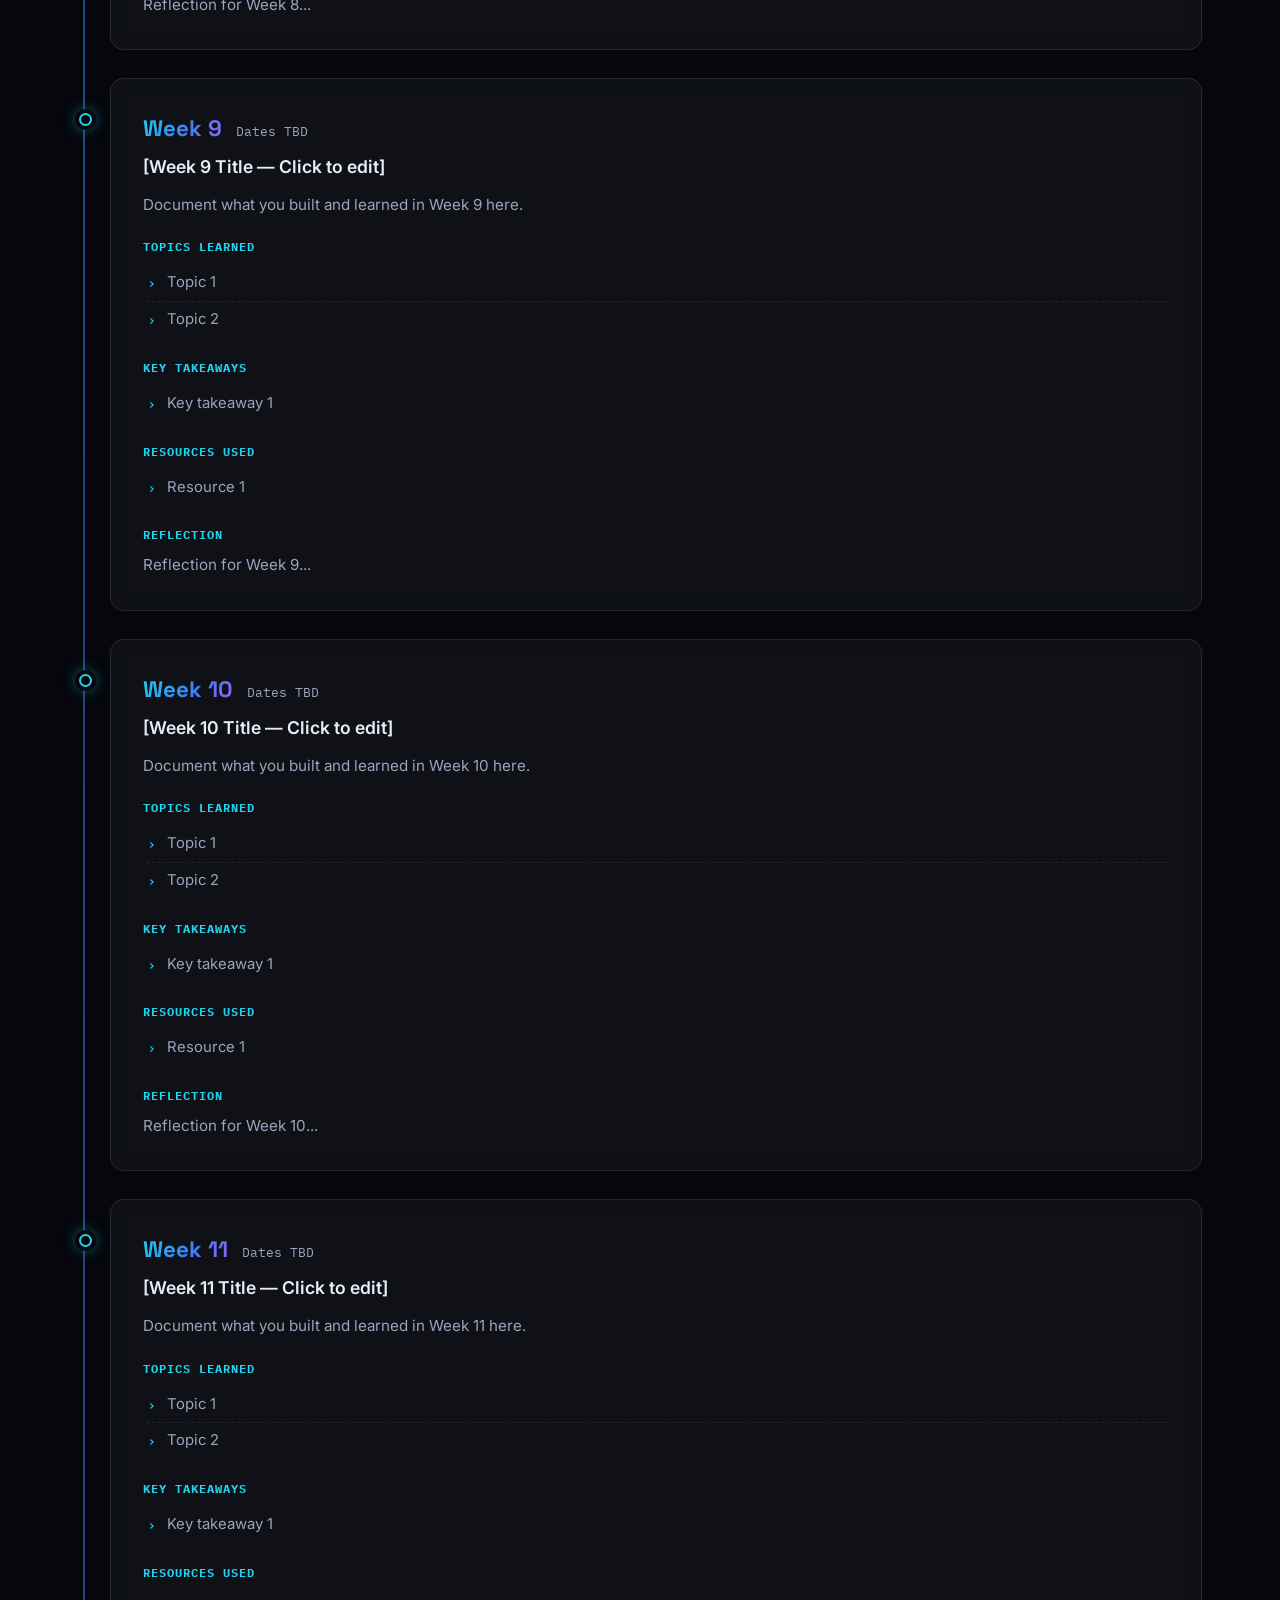
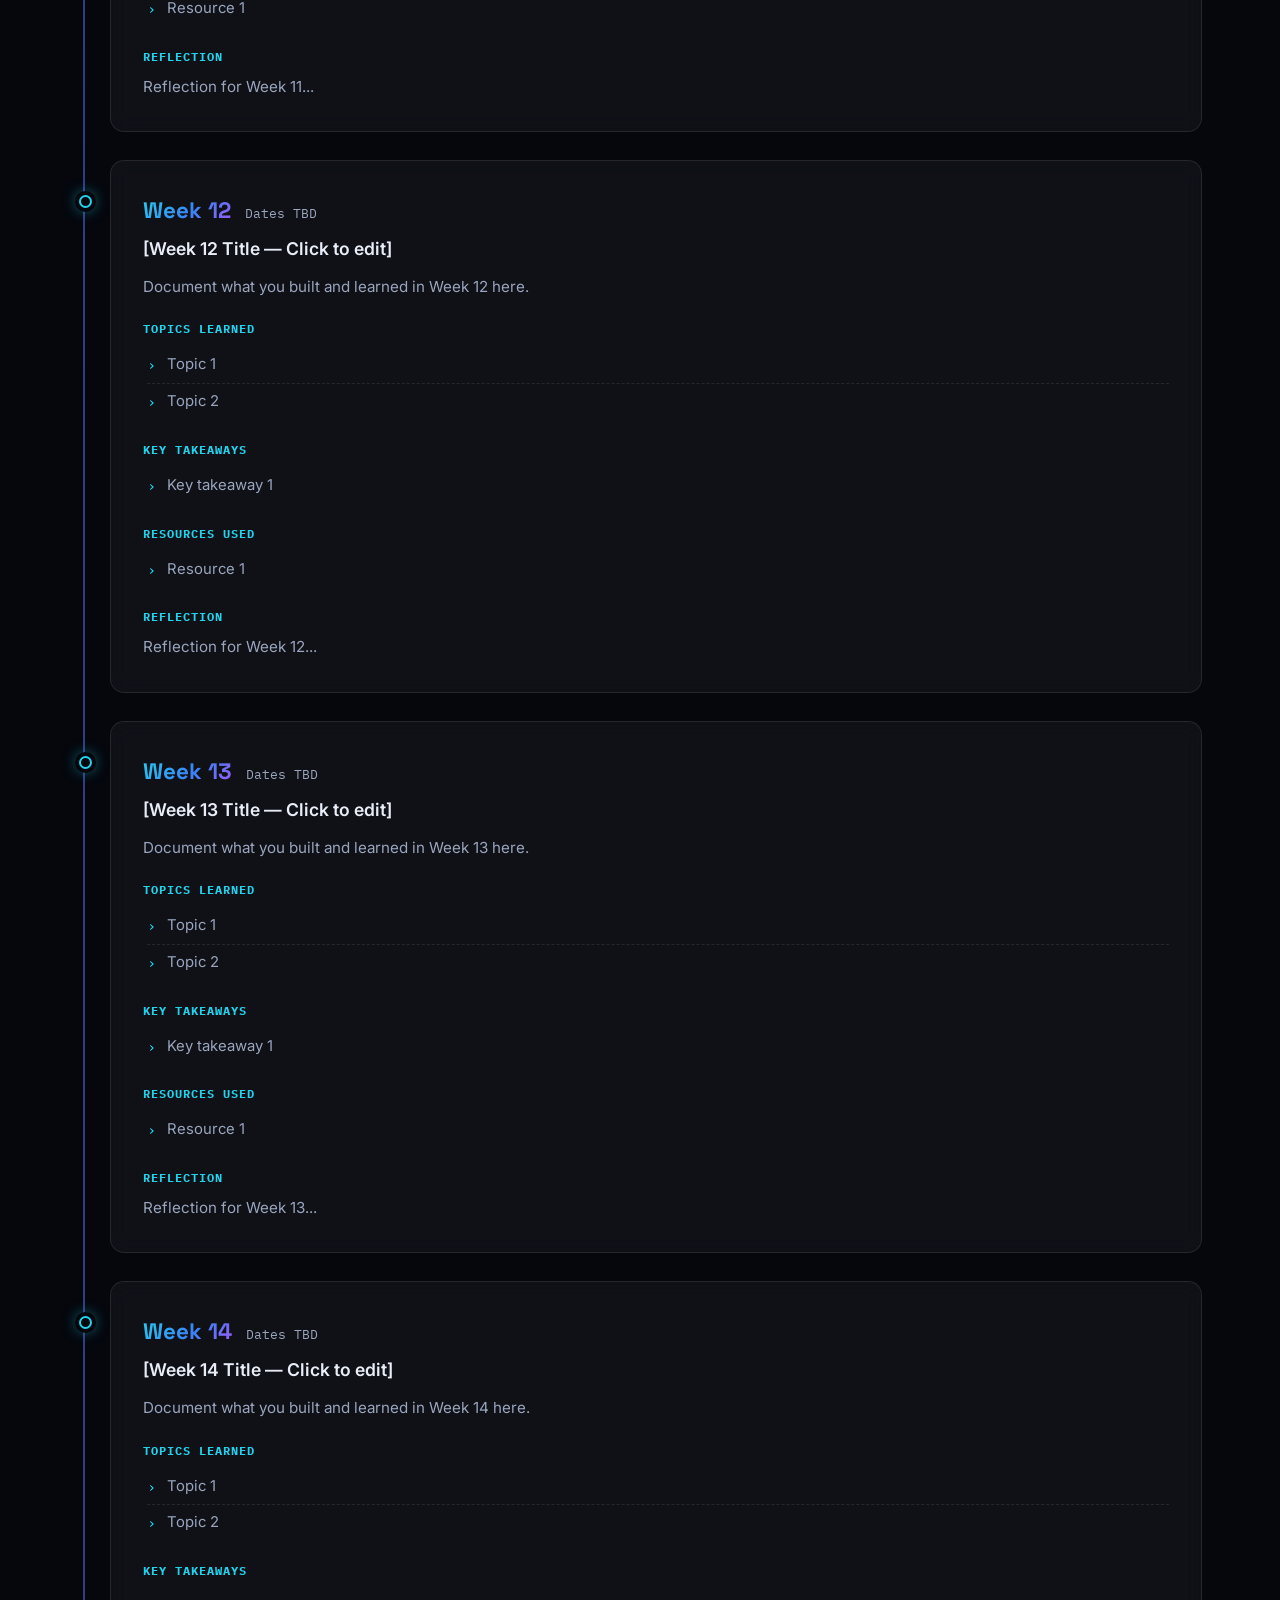
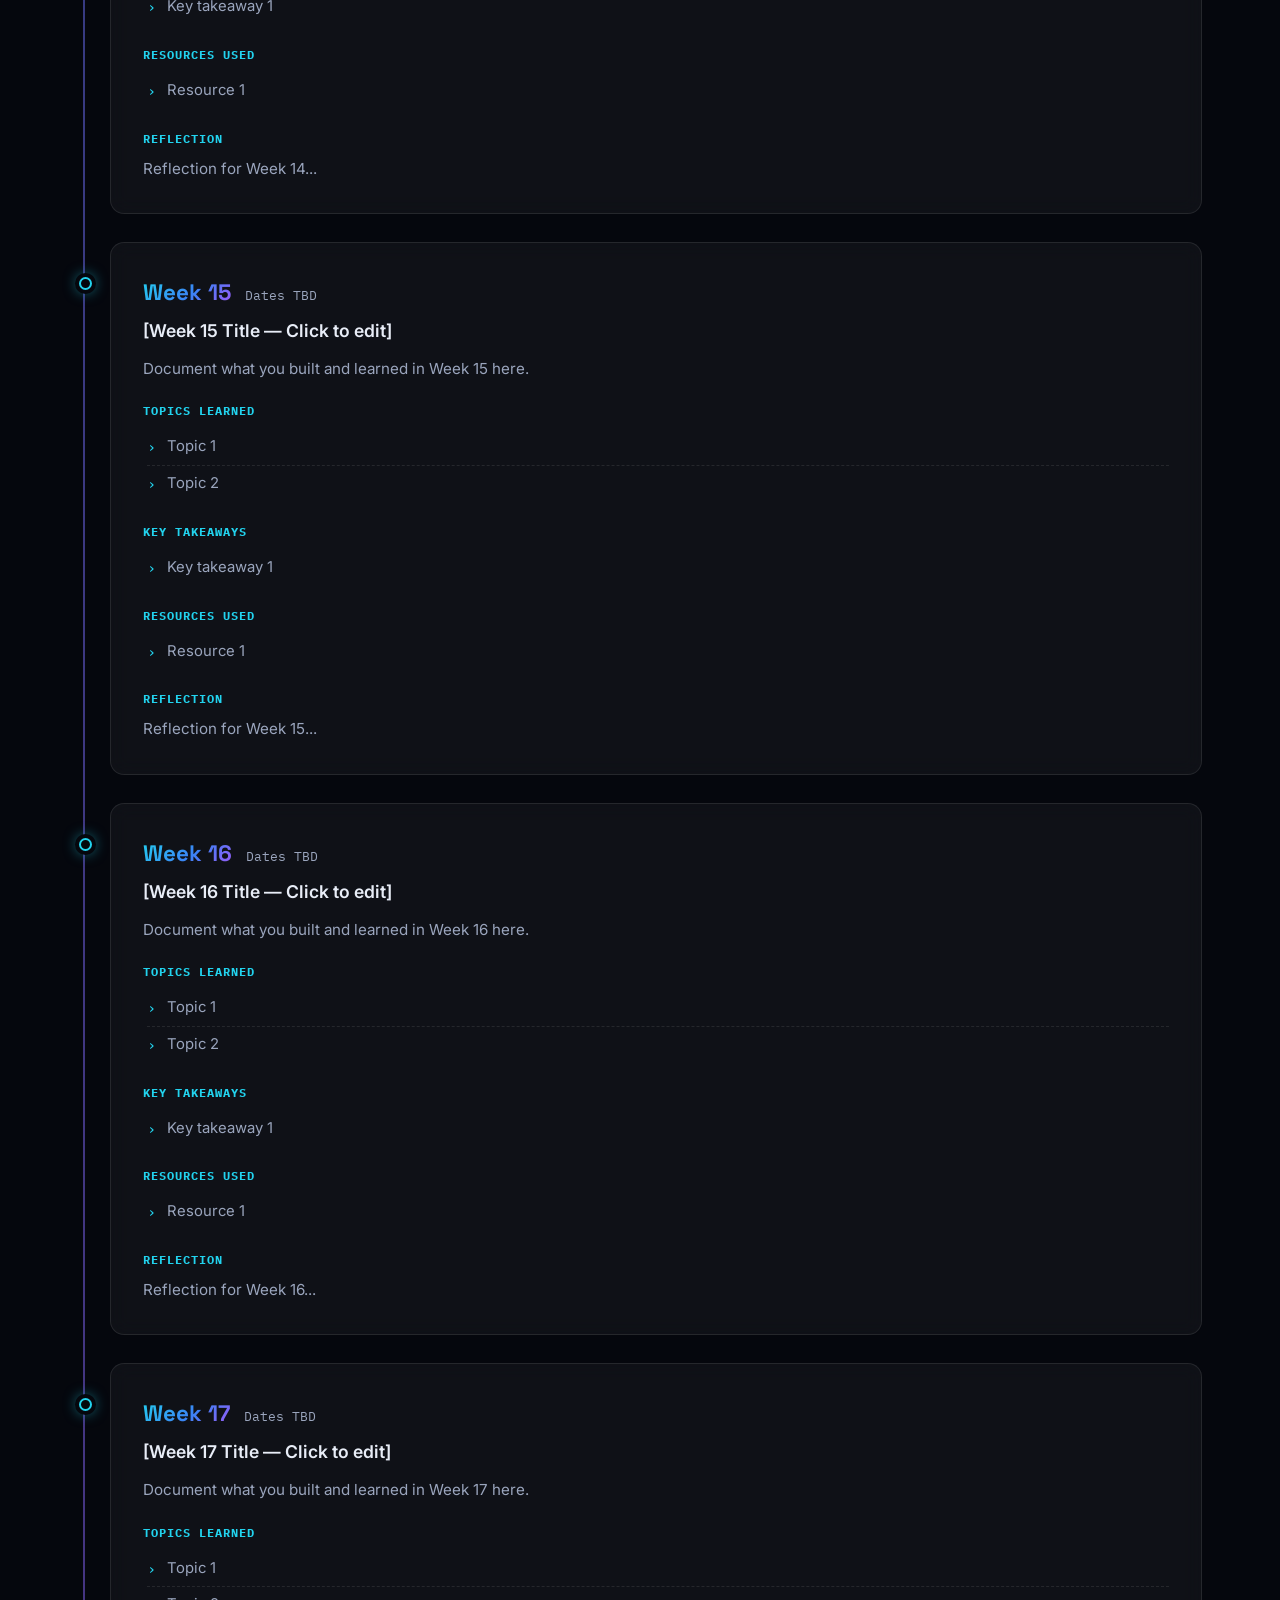
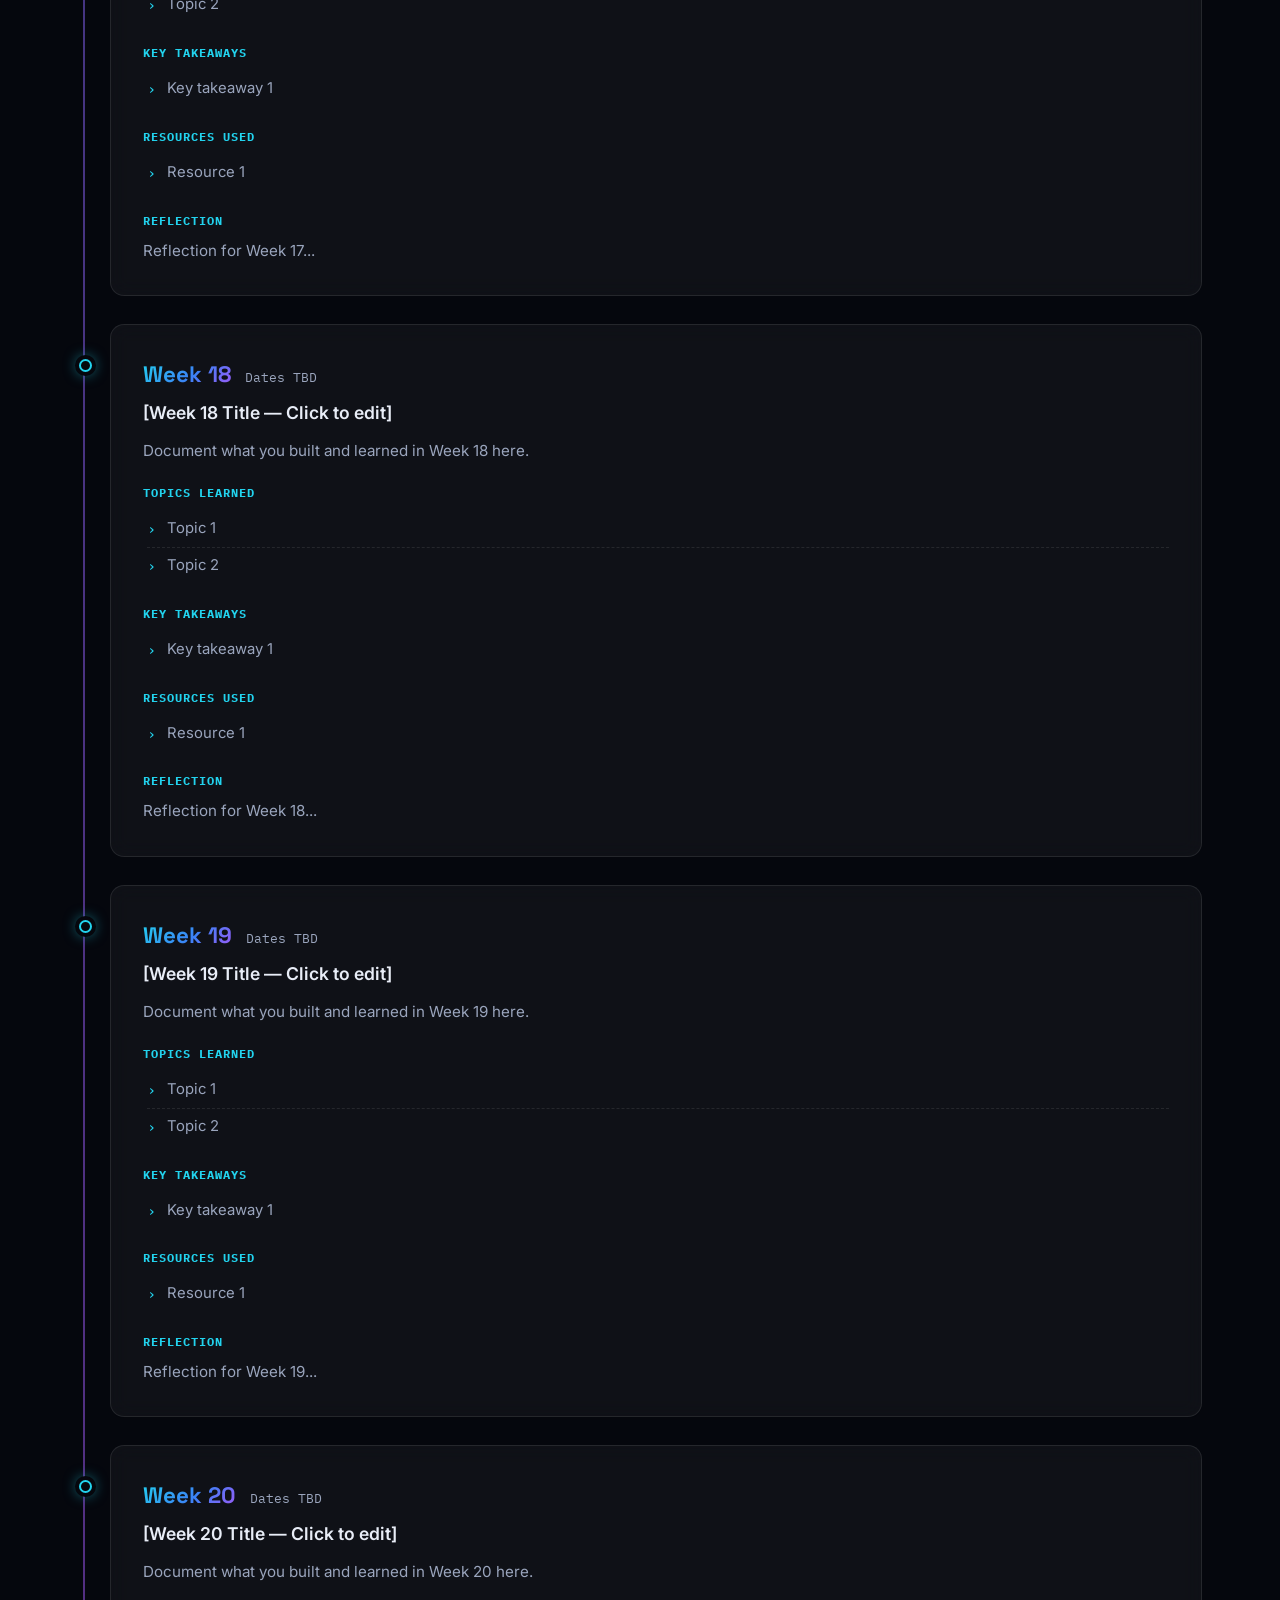
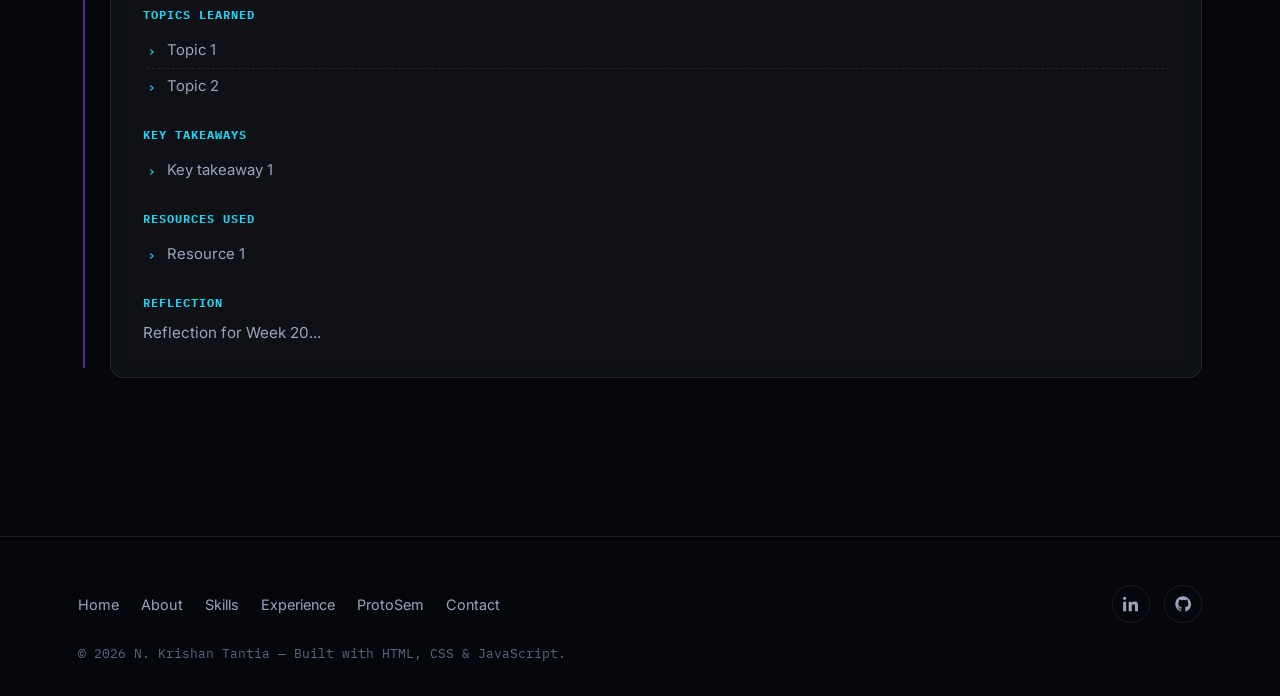
<file: protosem.html>
<!DOCTYPE html>
<html lang="en">
<head>
<meta charset="UTF-8">
<meta name="viewport" content="width=device-width, initial-scale=1.0">
<title>ProtoSem — N. Krishan Tantia</title>
<meta name="description" content="Weekly learning journal documenting N. Krishan Tantia's ProtoSem progress week by week.">
<link rel="stylesheet" href="css/style.css">
</head>
<body>

<div class="circuit-bg" aria-hidden="true"></div>
<div class="blob blob--1" aria-hidden="true"></div>
<div class="blob blob--2" aria-hidden="true"></div>

<nav class="navbar" id="navbar">
  <div class="container nav-inner">
    <a href="index.html" class="logo"><span class="dot"></span>N.KRISHAN // MECHATRONICS</a>
    <div class="nav-links">
      <a href="index.html">Home</a>
      <a href="about.html">About</a>
      <a href="skills.html">Skills</a>
      <a href="experience.html">Experience</a>
      <a href="protosem.html">ProtoSem</a>
      <a href="contact.html" class="nav-cta">Contact</a>
    </div>
    <button class="hamburger" aria-label="Toggle menu" aria-expanded="false">
      <span></span><span></span><span></span>
    </button>
  </div>
</nav>

<div class="menu-overlay"></div>
<div class="mobile-menu">
  <a href="index.html">Home</a>
  <a href="about.html">About</a>
  <a href="skills.html">Skills</a>
  <a href="experience.html">Experience</a>
  <a href="protosem.html">ProtoSem</a>
  <a href="contact.html">Contact</a>
</div>

<main>
  <header class="page-header container">
    <div class="eyebrow reveal">Weekly Learning Journal</div>
    <h1 class="section-title reveal">Proto<span class="grad-text">Sem</span> Log</h1>
    <p class="section-sub reveal">
      A running record of what I'm building and learning, one week at a time. To add a new
      week: copy the template at the bottom of this file's source, paste it above the closing
      <code style="font-family:var(--font-mono); color:var(--cyan);">&lt;/div&gt;</code> of
      <code style="font-family:var(--font-mono); color:var(--cyan);">.weeks-timeline</code>,
      replace the content, and save — no CSS or JavaScript edits required.
    </p>
  </header>

  <section class="section section--tight">
    <div class="container">
      <div class="weeks-timeline">

        <!-- ================= WEEK 0 ================= -->
        <div class="week-card reveal">
          <div class="week-header">
            <h2>Week 0</h2>
            <span>22 Jul — 28 Jul 2026</span>
          </div>

          <h3>Orientation &amp; Personal Development</h3>

          <p>
            Week 0 focused on understanding personal strengths, improving self-awareness, and developing the right mindset before beginning the ProtoSem journey. The activities encouraged reflection, communication, and continuous learning.
          </p>

          <h4>Activities Done</h4>
          <ul>
            <li><strong>16 Personalities Test:</strong> Completed the MBTI personality assessment to understand my personality type, communication style, strengths, weaknesses, and preferred way of working in a team.</li>
            <li><strong>Zen Pencils Reflection:</strong> Read and reflected on motivational comics from Zen Pencils that emphasized perseverance, passion, discipline, creativity, and maintaining a growth mindset.</li>
          </ul>

          <h4>Topics Learned</h4>
          <ul>
            <li>Importance of self-awareness in personal and professional growth</li>
            <li>Different personality traits and their impact on teamwork and communication</li>
            <li>Growth mindset, perseverance, and continuous improvement</li>
            <li>The value of reflection and learning from inspirational stories</li>
          </ul>

          <h4>Key Takeaways</h4>
          <ul>
            <li>Understanding my personality helps me collaborate effectively with others.</li>
            <li>A positive mindset and consistent effort are essential for long-term success.</li>
            <li>Self-reflection is an important habit for both personal and technical development.</li>
          </ul>

          <h4>Resources Used</h4>
          <ul>
            <li>16Personalities Personality Assessment</li>
            <li>Zen Pencils Inspirational Comics</li>
          </ul>

          <h4>Reflection</h4>
          <p>
            Week 0 helped me understand myself better and develop a positive mindset before starting the ProtoSem program. These activities strengthened my confidence, teamwork skills, and motivation for the weeks ahead.
          </p>

          <div class="week-images">
            <div class="img-placeholder" style="width:160px; height:110px; aspect-ratio:unset;">16 Personalities &amp; Zen Pencils</div>
          </div>
        </div>
        <!-- END WEEK 0 -->

        <!-- ================= WEEK 1 ================= -->
        <div class="week-card reveal">
          <div class="week-header">
            <h2>Week 1</h2>
            <span>29 Jul — 04 Aug 2026</span>
          </div>

          <h3>Getting Oriented: Foundations of Mechatronic Systems</h3>

          <p>
            Mapped out how mechanical, electrical, and software layers interact inside a typical mechatronic system, and set up the tools used to document progress every week.
          </p>

          <h4>Topics Learned</h4>
          <ul>
            <li>Core building blocks of a mechatronic system: sensors, actuators, controllers</li>
            <li>Basics of signal flow between analog and digital domains</li>
            <li>Overview of PLC scan cycles and ladder logic structure</li>
          </ul>

          <h4>Key Takeaways</h4>
          <ul>
            <li>Good documentation habits early on make later debugging far easier</li>
            <li>Control system thinking applies across robotics, automotive, and manufacturing</li>
            <li>Small, testable modules beat one large monolithic design</li>
          </ul>

          <h4>Resources Used</h4>
          <ul>
            <li>Department lecture notes — Introduction to Mechatronics</li>
            <li>Siemens PLC fundamentals reference guide</li>
          </ul>

          <h4>Reflection</h4>
          <p>
            A strong first week — the biggest shift was learning to see a machine as a layered system rather than a single object. Next week I want to go deeper into sensor selection for the vending machine project.
          </p>

          <div class="week-images">
            <div class="img-placeholder" style="width:160px; height:110px; aspect-ratio:unset;">System Architecture Diagram</div>
          </div>
        </div>
        <!-- END WEEK 1 -->

        <!-- ================= WEEK 2 ================= -->
        <div class="week-card reveal">
          <div class="week-header">
            <h2>Week 2</h2>
            <span>Dates TBD</span>
          </div>
          <h3>[Week 2 Title — Click to edit]</h3>
          <p>Document what you built and learned in Week 2 here.</p>
          <h4>Topics Learned</h4>
          <ul>
            <li>Topic 1</li>
            <li>Topic 2</li>
          </ul>
          <h4>Key Takeaways</h4>
          <ul>
            <li>Key takeaway 1</li>
          </ul>
          <h4>Resources Used</h4>
          <ul>
            <li>Resource 1</li>
          </ul>
          <h4>Reflection</h4>
          <p>Reflection for Week 2...</p>
        </div>
        <!-- END WEEK 2 -->

        <!-- ================= WEEK 3 ================= -->
        <div class="week-card reveal">
          <div class="week-header">
            <h2>Week 3</h2>
            <span>Dates TBD</span>
          </div>
          <h3>[Week 3 Title — Click to edit]</h3>
          <p>Document what you built and learned in Week 3 here.</p>
          <h4>Topics Learned</h4>
          <ul>
            <li>Topic 1</li>
            <li>Topic 2</li>
          </ul>
          <h4>Key Takeaways</h4>
          <ul>
            <li>Key takeaway 1</li>
          </ul>
          <h4>Resources Used</h4>
          <ul>
            <li>Resource 1</li>
          </ul>
          <h4>Reflection</h4>
          <p>Reflection for Week 3...</p>
        </div>
        <!-- END WEEK 3 -->

        <!-- ================= WEEK 4 ================= -->
        <div class="week-card reveal">
          <div class="week-header">
            <h2>Week 4</h2>
            <span>Dates TBD</span>
          </div>
          <h3>[Week 4 Title — Click to edit]</h3>
          <p>Document what you built and learned in Week 4 here.</p>
          <h4>Topics Learned</h4>
          <ul>
            <li>Topic 1</li>
            <li>Topic 2</li>
          </ul>
          <h4>Key Takeaways</h4>
          <ul>
            <li>Key takeaway 1</li>
          </ul>
          <h4>Resources Used</h4>
          <ul>
            <li>Resource 1</li>
          </ul>
          <h4>Reflection</h4>
          <p>Reflection for Week 4...</p>
        </div>
        <!-- END WEEK 4 -->

        <!-- ================= WEEK 5 ================= -->
        <div class="week-card reveal">
          <div class="week-header">
            <h2>Week 5</h2>
            <span>Dates TBD</span>
          </div>
          <h3>[Week 5 Title — Click to edit]</h3>
          <p>Document what you built and learned in Week 5 here.</p>
          <h4>Topics Learned</h4>
          <ul>
            <li>Topic 1</li>
            <li>Topic 2</li>
          </ul>
          <h4>Key Takeaways</h4>
          <ul>
            <li>Key takeaway 1</li>
          </ul>
          <h4>Resources Used</h4>
          <ul>
            <li>Resource 1</li>
          </ul>
          <h4>Reflection</h4>
          <p>Reflection for Week 5...</p>
        </div>
        <!-- END WEEK 5 -->

        <!-- ================= WEEK 6 ================= -->
        <div class="week-card reveal">
          <div class="week-header">
            <h2>Week 6</h2>
            <span>Dates TBD</span>
          </div>
          <h3>[Week 6 Title — Click to edit]</h3>
          <p>Document what you built and learned in Week 6 here.</p>
          <h4>Topics Learned</h4>
          <ul>
            <li>Topic 1</li>
            <li>Topic 2</li>
          </ul>
          <h4>Key Takeaways</h4>
          <ul>
            <li>Key takeaway 1</li>
          </ul>
          <h4>Resources Used</h4>
          <ul>
            <li>Resource 1</li>
          </ul>
          <h4>Reflection</h4>
          <p>Reflection for Week 6...</p>
        </div>
        <!-- END WEEK 6 -->

        <!-- ================= WEEK 7 ================= -->
        <div class="week-card reveal">
          <div class="week-header">
            <h2>Week 7</h2>
            <span>Dates TBD</span>
          </div>
          <h3>[Week 7 Title — Click to edit]</h3>
          <p>Document what you built and learned in Week 7 here.</p>
          <h4>Topics Learned</h4>
          <ul>
            <li>Topic 1</li>
            <li>Topic 2</li>
          </ul>
          <h4>Key Takeaways</h4>
          <ul>
            <li>Key takeaway 1</li>
          </ul>
          <h4>Resources Used</h4>
          <ul>
            <li>Resource 1</li>
          </ul>
          <h4>Reflection</h4>
          <p>Reflection for Week 7...</p>
        </div>
        <!-- END WEEK 7 -->

        <!-- ================= WEEK 8 ================= -->
        <div class="week-card reveal">
          <div class="week-header">
            <h2>Week 8</h2>
            <span>Dates TBD</span>
          </div>
          <h3>[Week 8 Title — Click to edit]</h3>
          <p>Document what you built and learned in Week 8 here.</p>
          <h4>Topics Learned</h4>
          <ul>
            <li>Topic 1</li>
            <li>Topic 2</li>
          </ul>
          <h4>Key Takeaways</h4>
          <ul>
            <li>Key takeaway 1</li>
          </ul>
          <h4>Resources Used</h4>
          <ul>
            <li>Resource 1</li>
          </ul>
          <h4>Reflection</h4>
          <p>Reflection for Week 8...</p>
        </div>
        <!-- END WEEK 8 -->

        <!-- ================= WEEK 9 ================= -->
        <div class="week-card reveal">
          <div class="week-header">
            <h2>Week 9</h2>
            <span>Dates TBD</span>
          </div>
          <h3>[Week 9 Title — Click to edit]</h3>
          <p>Document what you built and learned in Week 9 here.</p>
          <h4>Topics Learned</h4>
          <ul>
            <li>Topic 1</li>
            <li>Topic 2</li>
          </ul>
          <h4>Key Takeaways</h4>
          <ul>
            <li>Key takeaway 1</li>
          </ul>
          <h4>Resources Used</h4>
          <ul>
            <li>Resource 1</li>
          </ul>
          <h4>Reflection</h4>
          <p>Reflection for Week 9...</p>
        </div>
        <!-- END WEEK 9 -->

        <!-- ================= WEEK 10 ================= -->
        <div class="week-card reveal">
          <div class="week-header">
            <h2>Week 10</h2>
            <span>Dates TBD</span>
          </div>
          <h3>[Week 10 Title — Click to edit]</h3>
          <p>Document what you built and learned in Week 10 here.</p>
          <h4>Topics Learned</h4>
          <ul>
            <li>Topic 1</li>
            <li>Topic 2</li>
          </ul>
          <h4>Key Takeaways</h4>
          <ul>
            <li>Key takeaway 1</li>
          </ul>
          <h4>Resources Used</h4>
          <ul>
            <li>Resource 1</li>
          </ul>
          <h4>Reflection</h4>
          <p>Reflection for Week 10...</p>
        </div>
        <!-- END WEEK 10 -->

        <!-- ================= WEEK 11 ================= -->
        <div class="week-card reveal">
          <div class="week-header">
            <h2>Week 11</h2>
            <span>Dates TBD</span>
          </div>
          <h3>[Week 11 Title — Click to edit]</h3>
          <p>Document what you built and learned in Week 11 here.</p>
          <h4>Topics Learned</h4>
          <ul>
            <li>Topic 1</li>
            <li>Topic 2</li>
          </ul>
          <h4>Key Takeaways</h4>
          <ul>
            <li>Key takeaway 1</li>
          </ul>
          <h4>Resources Used</h4>
          <ul>
            <li>Resource 1</li>
          </ul>
          <h4>Reflection</h4>
          <p>Reflection for Week 11...</p>
        </div>
        <!-- END WEEK 11 -->

        <!-- ================= WEEK 12 ================= -->
        <div class="week-card reveal">
          <div class="week-header">
            <h2>Week 12</h2>
            <span>Dates TBD</span>
          </div>
          <h3>[Week 12 Title — Click to edit]</h3>
          <p>Document what you built and learned in Week 12 here.</p>
          <h4>Topics Learned</h4>
          <ul>
            <li>Topic 1</li>
            <li>Topic 2</li>
          </ul>
          <h4>Key Takeaways</h4>
          <ul>
            <li>Key takeaway 1</li>
          </ul>
          <h4>Resources Used</h4>
          <ul>
            <li>Resource 1</li>
          </ul>
          <h4>Reflection</h4>
          <p>Reflection for Week 12...</p>
        </div>
        <!-- END WEEK 12 -->

        <!-- ================= WEEK 13 ================= -->
        <div class="week-card reveal">
          <div class="week-header">
            <h2>Week 13</h2>
            <span>Dates TBD</span>
          </div>
          <h3>[Week 13 Title — Click to edit]</h3>
          <p>Document what you built and learned in Week 13 here.</p>
          <h4>Topics Learned</h4>
          <ul>
            <li>Topic 1</li>
            <li>Topic 2</li>
          </ul>
          <h4>Key Takeaways</h4>
          <ul>
            <li>Key takeaway 1</li>
          </ul>
          <h4>Resources Used</h4>
          <ul>
            <li>Resource 1</li>
          </ul>
          <h4>Reflection</h4>
          <p>Reflection for Week 13...</p>
        </div>
        <!-- END WEEK 13 -->

        <!-- ================= WEEK 14 ================= -->
        <div class="week-card reveal">
          <div class="week-header">
            <h2>Week 14</h2>
            <span>Dates TBD</span>
          </div>
          <h3>[Week 14 Title — Click to edit]</h3>
          <p>Document what you built and learned in Week 14 here.</p>
          <h4>Topics Learned</h4>
          <ul>
            <li>Topic 1</li>
            <li>Topic 2</li>
          </ul>
          <h4>Key Takeaways</h4>
          <ul>
            <li>Key takeaway 1</li>
          </ul>
          <h4>Resources Used</h4>
          <ul>
            <li>Resource 1</li>
          </ul>
          <h4>Reflection</h4>
          <p>Reflection for Week 14...</p>
        </div>
        <!-- END WEEK 14 -->

        <!-- ================= WEEK 15 ================= -->
        <div class="week-card reveal">
          <div class="week-header">
            <h2>Week 15</h2>
            <span>Dates TBD</span>
          </div>
          <h3>[Week 15 Title — Click to edit]</h3>
          <p>Document what you built and learned in Week 15 here.</p>
          <h4>Topics Learned</h4>
          <ul>
            <li>Topic 1</li>
            <li>Topic 2</li>
          </ul>
          <h4>Key Takeaways</h4>
          <ul>
            <li>Key takeaway 1</li>
          </ul>
          <h4>Resources Used</h4>
          <ul>
            <li>Resource 1</li>
          </ul>
          <h4>Reflection</h4>
          <p>Reflection for Week 15...</p>
        </div>
        <!-- END WEEK 15 -->

        <!-- ================= WEEK 16 ================= -->
        <div class="week-card reveal">
          <div class="week-header">
            <h2>Week 16</h2>
            <span>Dates TBD</span>
          </div>
          <h3>[Week 16 Title — Click to edit]</h3>
          <p>Document what you built and learned in Week 16 here.</p>
          <h4>Topics Learned</h4>
          <ul>
            <li>Topic 1</li>
            <li>Topic 2</li>
          </ul>
          <h4>Key Takeaways</h4>
          <ul>
            <li>Key takeaway 1</li>
          </ul>
          <h4>Resources Used</h4>
          <ul>
            <li>Resource 1</li>
          </ul>
          <h4>Reflection</h4>
          <p>Reflection for Week 16...</p>
        </div>
        <!-- END WEEK 16 -->

        <!-- ================= WEEK 17 ================= -->
        <div class="week-card reveal">
          <div class="week-header">
            <h2>Week 17</h2>
            <span>Dates TBD</span>
          </div>
          <h3>[Week 17 Title — Click to edit]</h3>
          <p>Document what you built and learned in Week 17 here.</p>
          <h4>Topics Learned</h4>
          <ul>
            <li>Topic 1</li>
            <li>Topic 2</li>
          </ul>
          <h4>Key Takeaways</h4>
          <ul>
            <li>Key takeaway 1</li>
          </ul>
          <h4>Resources Used</h4>
          <ul>
            <li>Resource 1</li>
          </ul>
          <h4>Reflection</h4>
          <p>Reflection for Week 17...</p>
        </div>
        <!-- END WEEK 17 -->

        <!-- ================= WEEK 18 ================= -->
        <div class="week-card reveal">
          <div class="week-header">
            <h2>Week 18</h2>
            <span>Dates TBD</span>
          </div>
          <h3>[Week 18 Title — Click to edit]</h3>
          <p>Document what you built and learned in Week 18 here.</p>
          <h4>Topics Learned</h4>
          <ul>
            <li>Topic 1</li>
            <li>Topic 2</li>
          </ul>
          <h4>Key Takeaways</h4>
          <ul>
            <li>Key takeaway 1</li>
          </ul>
          <h4>Resources Used</h4>
          <ul>
            <li>Resource 1</li>
          </ul>
          <h4>Reflection</h4>
          <p>Reflection for Week 18...</p>
        </div>
        <!-- END WEEK 18 -->

        <!-- ================= WEEK 19 ================= -->
        <div class="week-card reveal">
          <div class="week-header">
            <h2>Week 19</h2>
            <span>Dates TBD</span>
          </div>
          <h3>[Week 19 Title — Click to edit]</h3>
          <p>Document what you built and learned in Week 19 here.</p>
          <h4>Topics Learned</h4>
          <ul>
            <li>Topic 1</li>
            <li>Topic 2</li>
          </ul>
          <h4>Key Takeaways</h4>
          <ul>
            <li>Key takeaway 1</li>
          </ul>
          <h4>Resources Used</h4>
          <ul>
            <li>Resource 1</li>
          </ul>
          <h4>Reflection</h4>
          <p>Reflection for Week 19...</p>
        </div>
        <!-- END WEEK 19 -->

        <!-- ================= WEEK 20 ================= -->
        <div class="week-card reveal">
          <div class="week-header">
            <h2>Week 20</h2>
            <span>Dates TBD</span>
          </div>
          <h3>[Week 20 Title — Click to edit]</h3>
          <p>Document what you built and learned in Week 20 here.</p>
          <h4>Topics Learned</h4>
          <ul>
            <li>Topic 1</li>
            <li>Topic 2</li>
          </ul>
          <h4>Key Takeaways</h4>
          <ul>
            <li>Key takeaway 1</li>
          </ul>
          <h4>Resources Used</h4>
          <ul>
            <li>Resource 1</li>
          </ul>
          <h4>Reflection</h4>
          <p>Reflection for Week 20...</p>
        </div>
        <!-- END WEEK 20 -->

      </div>
    </div>
  </section>
</main>

<footer class="footer">
  <div class="container footer-inner">
    <div class="footer-links">
      <a href="index.html">Home</a>
      <a href="about.html">About</a>
      <a href="skills.html">Skills</a>
      <a href="experience.html">Experience</a>
      <a href="protosem.html">ProtoSem</a>
      <a href="contact.html">Contact</a>
    </div>
    <div class="footer-social">
      <a href="https://www.linkedin.com/in/krishan/" target="_blank" rel="noopener" aria-label="LinkedIn">
        <svg width="16" height="16" viewBox="0 0 24 24" fill="currentColor"><path d="M4.98 3.5C4.98 4.88 3.87 6 2.5 6S0 4.88 0 3.5 1.12 1 2.5 1s2.48 1.12 2.48 2.5zM.24 8.5h4.5V23H.24V8.5zM8.5 8.5h4.32v1.98h.06c.6-1.14 2.07-2.34 4.26-2.34 4.56 0 5.4 3 5.4 6.9V23h-4.5v-6.9c0-1.65-.03-3.78-2.3-3.78-2.3 0-2.65 1.8-2.65 3.66V23H8.5V8.5z"/></svg>
      </a>
      <a href="#" aria-label="GitHub (coming soon)" title="GitHub — add your link">
        <svg width="16" height="16" viewBox="0 0 24 24" fill="currentColor"><path d="M12 .5C5.6.5.5 5.6.5 12c0 5.1 3.3 9.4 7.9 11 .6.1.8-.3.8-.6v-2c-3.2.7-3.9-1.5-3.9-1.5-.5-1.3-1.3-1.7-1.3-1.7-1.1-.7.1-.7.1-.7 1.2.1 1.8 1.2 1.8 1.2 1 1.8 2.8 1.3 3.5 1 .1-.8.4-1.3.8-1.6-2.6-.3-5.3-1.3-5.3-5.7 0-1.3.4-2.3 1.2-3.1-.1-.3-.5-1.5.1-3.1 0 0 1-.3 3.3 1.2a11.4 11.4 0 0 1 6 0C17.7 4.9 18.7 5.2 18.7 5.2c.6 1.6.2 2.8.1 3.1.8.8 1.2 1.9 1.2 3.1 0 4.4-2.7 5.4-5.3 5.7.4.4.8 1.1.8 2.2v3.3c0 .3.2.7.8.6 4.6-1.6 7.9-5.9 7.9-11C23.5 5.6 18.4.5 12 .5z"/></svg>
      </a>
    </div>
  </div>
  <div class="container">
    <p class="footer-note" style="margin-top:20px;">© 2026 N. Krishan Tantia — Built with HTML, CSS &amp; JavaScript.</p>
  </div>
</footer>

<button class="back-to-top" aria-label="Back to top">↑</button>
<script src="js/script.js"></script>

<!-- ================================= -->
<!-- WEEK TEMPLATE START -->
<!-- ================================= -->
<!--
<div class="week-card">

    <div class="week-header">
        <h2>Week X</h2>
        <span>Date</span>
    </div>

    <h3>Title</h3>

    <p>
        Description goes here...
    </p>

    <h4>Activities Done</h4>

    <ul>
        <li></li>
        <li></li>
    </ul>

    <h4>Topics Learned</h4>

    <ul>
        <li></li>
        <li></li>
        <li></li>
    </ul>

    <h4>Key Takeaways</h4>

    <ul>
        <li></li>
        <li></li>
        <li></li>
    </ul>

    <h4>Resources Used</h4>

    <ul>
        <li></li>
        <li></li>
    </ul>

    <h4>Reflection</h4>

    <p>
        Reflection goes here...
    </p>

    <div class="week-images">
        <img src="" alt="">
    </div>

</div>
-->
<!-- ================================= -->
<!-- WEEK TEMPLATE END -->
<!-- ================================= -->

</body>
</html>
</file>
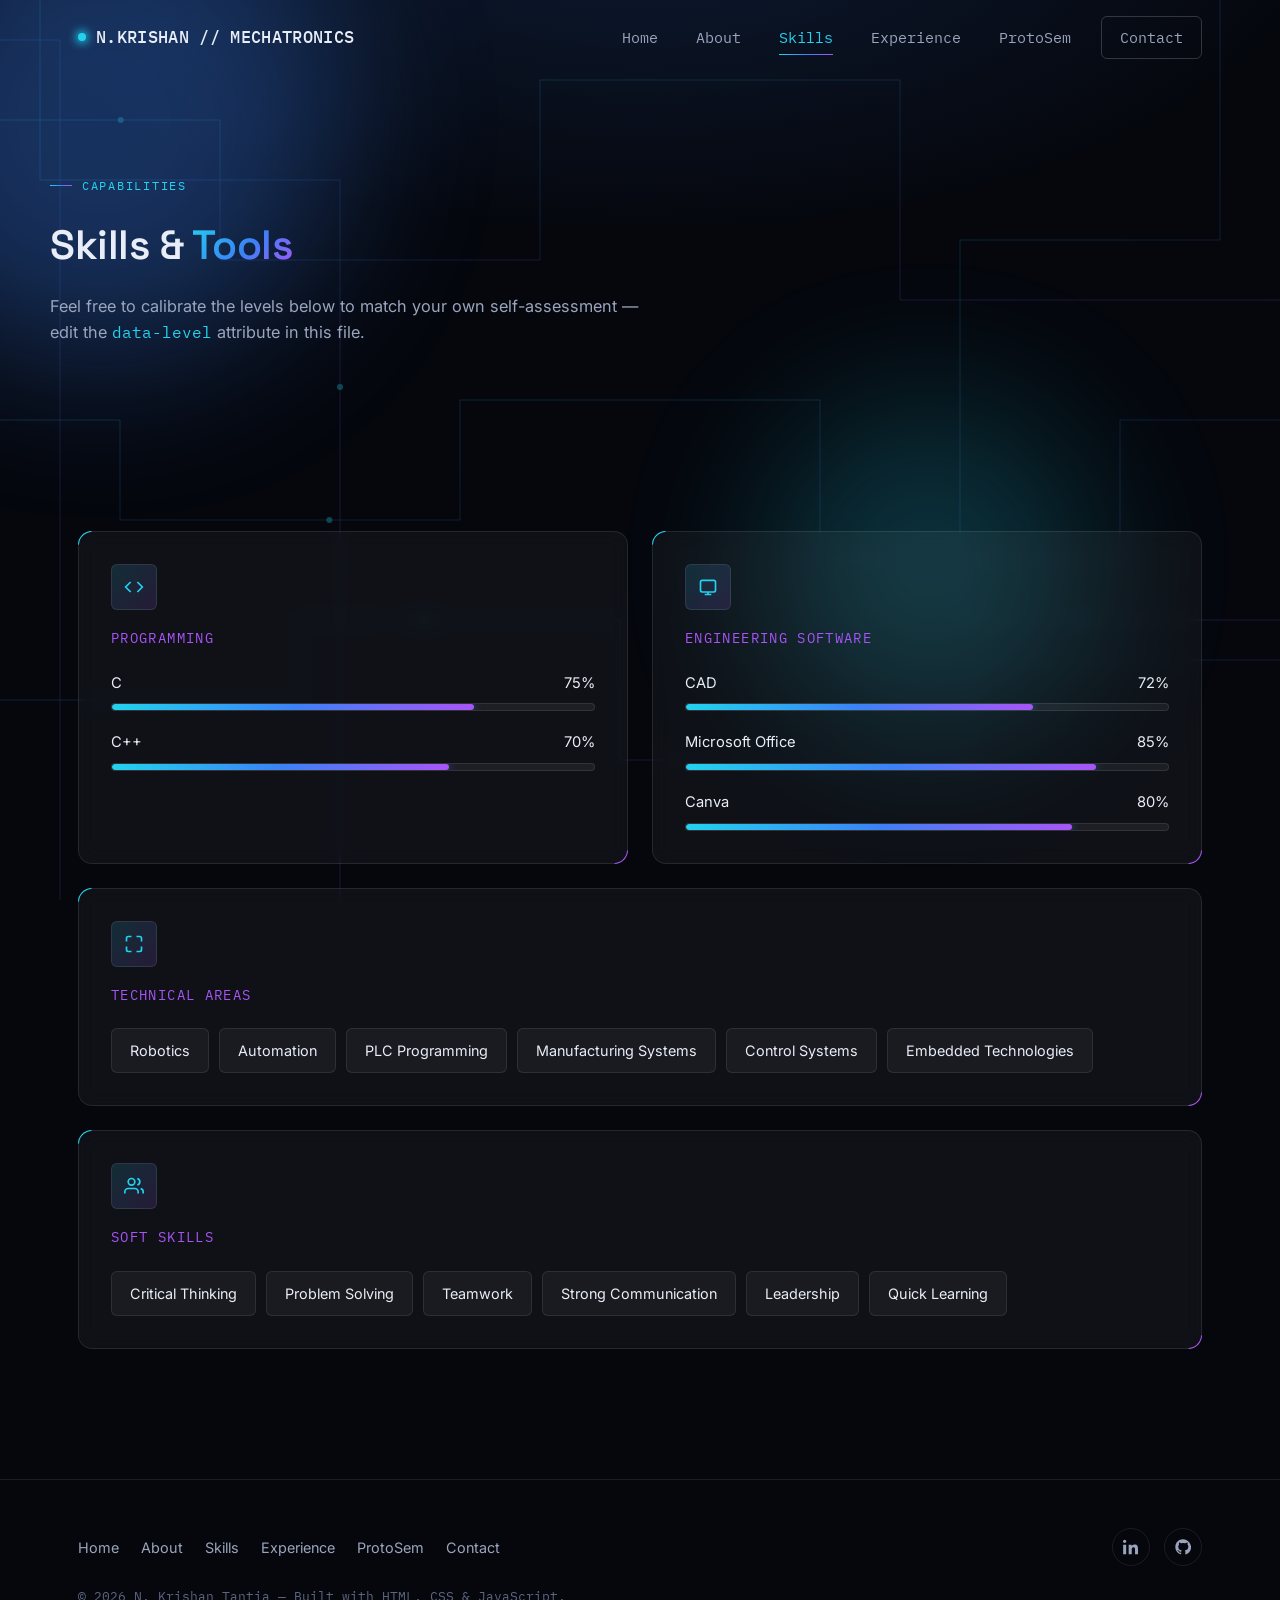
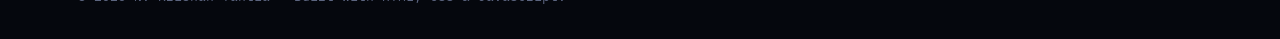
<file: skills.html>
<!DOCTYPE html>
<html lang="en">
<head>
<meta charset="UTF-8">
<meta name="viewport" content="width=device-width, initial-scale=1.0">
<title>Skills — N. Krishan Tantia</title>
<meta name="description" content="Technical and soft skills of N. Krishan Tantia across programming, engineering software, and mechatronics domains.">
<link rel="stylesheet" href="css/style.css">
</head>
<body>

<div class="circuit-bg" aria-hidden="true"></div>
<div class="blob blob--1" aria-hidden="true"></div>
<div class="blob blob--3" aria-hidden="true"></div>

<nav class="navbar" id="navbar">
  <div class="container nav-inner">
    <a href="index.html" class="logo"><span class="dot"></span>N.KRISHAN // MECHATRONICS</a>
    <div class="nav-links">
      <a href="index.html">Home</a>
      <a href="about.html">About</a>
      <a href="skills.html">Skills</a>
      <a href="experience.html">Experience</a>
      <a href="protosem.html">ProtoSem</a>
      <a href="contact.html" class="nav-cta">Contact</a>
    </div>
    <button class="hamburger" aria-label="Toggle menu" aria-expanded="false">
      <span></span><span></span><span></span>
    </button>
  </div>
</nav>

<div class="menu-overlay"></div>
<div class="mobile-menu">
  <a href="index.html">Home</a>
  <a href="about.html">About</a>
  <a href="skills.html">Skills</a>
  <a href="experience.html">Experience</a>
  <a href="protosem.html">ProtoSem</a>
  <a href="contact.html">Contact</a>
</div>

<main>
  <header class="page-header container">
    <div class="eyebrow reveal">Capabilities</div>
    <h1 class="section-title reveal">Skills &amp; <span class="grad-text">Tools</span></h1>
    <p class="section-sub reveal">Feel free to calibrate the levels below to match your own self-assessment — edit the <code style="font-family:var(--font-mono); color:var(--cyan);">data-level</code> attribute in this file.</p>
  </header>

  <section class="section section--tight">
    <div class="container cards-grid">

      <div class="panel reveal">
        <div class="card-icon">
          <svg width="20" height="20" viewBox="0 0 24 24" fill="none" stroke="currentColor" stroke-width="2"><path d="M16 18l6-6-6-6M8 6l-6 6 6 6"/></svg>
        </div>
        <div class="skills-category-title">Programming</div>
        <div class="skill-bar-row">
          <div class="skill-bar-top"><span>C</span><span>75%</span></div>
          <div class="skill-bar-track"><div class="skill-bar-fill" data-level="75"></div></div>
        </div>
        <div class="skill-bar-row">
          <div class="skill-bar-top"><span>C++</span><span>70%</span></div>
          <div class="skill-bar-track"><div class="skill-bar-fill" data-level="70"></div></div>
        </div>
      </div>

      <div class="panel reveal">
        <div class="card-icon">
          <svg width="20" height="20" viewBox="0 0 24 24" fill="none" stroke="currentColor" stroke-width="2"><rect x="3" y="4" width="18" height="14" rx="2"/><path d="M8 21h8M12 18v3"/></svg>
        </div>
        <div class="skills-category-title">Engineering Software</div>
        <div class="skill-bar-row">
          <div class="skill-bar-top"><span>CAD</span><span>72%</span></div>
          <div class="skill-bar-track"><div class="skill-bar-fill" data-level="72"></div></div>
        </div>
        <div class="skill-bar-row">
          <div class="skill-bar-top"><span>Microsoft Office</span><span>85%</span></div>
          <div class="skill-bar-track"><div class="skill-bar-fill" data-level="85"></div></div>
        </div>
        <div class="skill-bar-row">
          <div class="skill-bar-top"><span>Canva</span><span>80%</span></div>
          <div class="skill-bar-track"><div class="skill-bar-fill" data-level="80"></div></div>
        </div>
      </div>

      <div class="panel reveal" style="grid-column: span 2;">
        <div class="card-icon">
          <svg width="20" height="20" viewBox="0 0 24 24" fill="none" stroke="currentColor" stroke-width="2"><path d="M9 3H5a2 2 0 00-2 2v4M15 3h4a2 2 0 012 2v4M9 21H5a2 2 0 01-2-2v-4M15 21h4a2 2 0 002-2v-4"/></svg>
        </div>
        <div class="skills-category-title">Technical Areas</div>
        <div class="chip-cloud">
          <span class="chip">Robotics</span>
          <span class="chip">Automation</span>
          <span class="chip">PLC Programming</span>
          <span class="chip">Manufacturing Systems</span>
          <span class="chip">Control Systems</span>
          <span class="chip">Embedded Technologies</span>
        </div>
      </div>

      <div class="panel reveal" style="grid-column: span 2;">
        <div class="card-icon">
          <svg width="20" height="20" viewBox="0 0 24 24" fill="none" stroke="currentColor" stroke-width="2"><path d="M17 21v-2a4 4 0 00-4-4H5a4 4 0 00-4 4v2M9 11a4 4 0 100-8 4 4 0 000 8zM23 21v-2a4 4 0 00-3-3.87M16 3.13a4 4 0 010 7.75"/></svg>
        </div>
        <div class="skills-category-title">Soft Skills</div>
        <div class="chip-cloud">
          <span class="chip">Critical Thinking</span>
          <span class="chip">Problem Solving</span>
          <span class="chip">Teamwork</span>
          <span class="chip">Strong Communication</span>
          <span class="chip">Leadership</span>
          <span class="chip">Quick Learning</span>
        </div>
      </div>

    </div>
  </section>
</main>

<footer class="footer">
  <div class="container footer-inner">
    <div class="footer-links">
      <a href="index.html">Home</a>
      <a href="about.html">About</a>
      <a href="skills.html">Skills</a>
      <a href="experience.html">Experience</a>
      <a href="protosem.html">ProtoSem</a>
      <a href="contact.html">Contact</a>
    </div>
    <div class="footer-social">
      <a href="https://www.linkedin.com/in/krishan/" target="_blank" rel="noopener" aria-label="LinkedIn">
        <svg width="16" height="16" viewBox="0 0 24 24" fill="currentColor"><path d="M4.98 3.5C4.98 4.88 3.87 6 2.5 6S0 4.88 0 3.5 1.12 1 2.5 1s2.48 1.12 2.48 2.5zM.24 8.5h4.5V23H.24V8.5zM8.5 8.5h4.32v1.98h.06c.6-1.14 2.07-2.34 4.26-2.34 4.56 0 5.4 3 5.4 6.9V23h-4.5v-6.9c0-1.65-.03-3.78-2.3-3.78-2.3 0-2.65 1.8-2.65 3.66V23H8.5V8.5z"/></svg>
      </a>
      <a href="#" aria-label="GitHub (coming soon)" title="GitHub — add your link">
        <svg width="16" height="16" viewBox="0 0 24 24" fill="currentColor"><path d="M12 .5C5.6.5.5 5.6.5 12c0 5.1 3.3 9.4 7.9 11 .6.1.8-.3.8-.6v-2c-3.2.7-3.9-1.5-3.9-1.5-.5-1.3-1.3-1.7-1.3-1.7-1.1-.7.1-.7.1-.7 1.2.1 1.8 1.2 1.8 1.2 1 1.8 2.8 1.3 3.5 1 .1-.8.4-1.3.8-1.6-2.6-.3-5.3-1.3-5.3-5.7 0-1.3.4-2.3 1.2-3.1-.1-.3-.5-1.5.1-3.1 0 0 1-.3 3.3 1.2a11.4 11.4 0 0 1 6 0C17.7 4.9 18.7 5.2 18.7 5.2c.6 1.6.2 2.8.1 3.1.8.8 1.2 1.9 1.2 3.1 0 4.4-2.7 5.4-5.3 5.7.4.4.8 1.1.8 2.2v3.3c0 .3.2.7.8.6 4.6-1.6 7.9-5.9 7.9-11C23.5 5.6 18.4.5 12 .5z"/></svg>
      </a>
    </div>
  </div>
  <div class="container">
    <p class="footer-note" style="margin-top:20px;">© 2026 N. Krishan Tantia — Built with HTML, CSS &amp; JavaScript.</p>
  </div>
</footer>

<button class="back-to-top" aria-label="Back to top">↑</button>
<script src="js/script.js"></script>
</body>
</html>
</file>
<file: css/style.css>
/* ==========================================================================
   N. KRISHAN TANTIA — PORTFOLIO STYLESHEET
   Design language: "Control Panel" — dark schematic surface, PCB trace motion,
   corner-bracket instrument framing, cyan/blue/purple signal accents.
   ========================================================================== */

/* ---------- Fonts ---------- */
@import url('https://fonts.googleapis.com/css2?family=Space+Grotesk:wght@400;500;600;700&family=IBM+Plex+Mono:wght@400;500&family=Inter:wght@400;500;600&display=swap');

/* ---------- Design Tokens ---------- */
:root{
  --bg:            #05070d;
  --bg-alt:        #0a0e1a;
  --bg-raised:     #0e1420;
  --glass:         rgba(255,255,255,0.045);
  --glass-strong:  rgba(255,255,255,0.075);
  --border:        rgba(255,255,255,0.09);
  --border-strong: rgba(255,255,255,0.18);

  --cyan:    #22d3ee;
  --blue:    #3b82f6;
  --purple:  #a855f7;

  --text:      #e8edf7;
  --text-dim:  #9aa5bd;
  --text-faint:#5c6580;

  --grad-signal: linear-gradient(90deg, var(--cyan), var(--blue), var(--purple));
  --grad-signal-diag: linear-gradient(135deg, var(--cyan), var(--blue) 55%, var(--purple));

  --font-display: 'Space Grotesk', sans-serif;
  --font-body:    'Inter', sans-serif;
  --font-mono:    'IBM Plex Mono', monospace;

  --radius-s: 6px;
  --radius-m: 14px;
  --radius-l: 22px;

  --ease: cubic-bezier(0.16, 1, 0.3, 1);
  --nav-h: 76px;
}

/* ---------- Reset ---------- */
*, *::before, *::after{ box-sizing: border-box; margin: 0; padding: 0; }
html{ scroll-behavior: smooth; }
@media (prefers-reduced-motion: reduce){
  html{ scroll-behavior: auto; }
  *, *::before, *::after{ animation-duration: 0.001ms !important; animation-iteration-count: 1 !important; transition-duration: 0.001ms !important; scroll-behavior: auto !important; }
}

body{
  background: var(--bg);
  color: var(--text);
  font-family: var(--font-body);
  line-height: 1.6;
  overflow-x: hidden;
  -webkit-font-smoothing: antialiased;
}

img{ max-width: 100%; display: block; }
a{ color: inherit; text-decoration: none; }
ul{ list-style: none; }
button{ font-family: inherit; cursor: pointer; border: none; background: none; color: inherit; }
input, textarea{ font-family: inherit; font-size: inherit; color: inherit; }

::selection{ background: var(--purple); color: #05070d; }

::-webkit-scrollbar{ width: 10px; }
::-webkit-scrollbar-track{ background: var(--bg); }
::-webkit-scrollbar-thumb{ background: var(--bg-raised); border-radius: 10px; border: 2px solid var(--bg); }

/* ---------- Utility ---------- */
.container{
  width: 100%;
  max-width: 1180px;
  margin: 0 auto;
  padding: 0 28px;
}

.eyebrow{
  display: inline-flex;
  align-items: center;
  gap: 10px;
  font-family: var(--font-mono);
  font-size: 0.78rem;
  letter-spacing: 0.14em;
  text-transform: uppercase;
  color: var(--cyan);
  margin-bottom: 18px;
}
.eyebrow::before{
  content: '';
  width: 22px;
  height: 1px;
  background: var(--grad-signal);
}

.section-title{
  font-family: var(--font-display);
  font-weight: 600;
  font-size: clamp(1.9rem, 3.2vw, 2.7rem);
  letter-spacing: -0.01em;
  margin-bottom: 14px;
}

.section-sub{
  color: var(--text-dim);
  max-width: 620px;
  margin-bottom: 52px;
  font-size: 1.02rem;
}

.grad-text{
  background: var(--grad-signal-diag);
  -webkit-background-clip: text;
  background-clip: text;
  color: transparent;
}

.section{
  position: relative;
  padding: 110px 0;
}
.section--tight{ padding: 70px 0; }

.btn{
  display: inline-flex;
  align-items: center;
  gap: 10px;
  padding: 14px 28px;
  border-radius: var(--radius-s);
  font-family: var(--font-display);
  font-weight: 500;
  font-size: 0.95rem;
  letter-spacing: 0.01em;
  transition: transform 0.35s var(--ease), box-shadow 0.35s var(--ease), background 0.35s var(--ease), border-color .35s var(--ease);
  white-space: nowrap;
}
.btn:hover{ transform: translateY(-2px); }
.btn:active{ transform: translateY(0); }
.btn:focus-visible, a:focus-visible, button:focus-visible, input:focus-visible, textarea:focus-visible{
  outline: 2px solid var(--cyan);
  outline-offset: 3px;
}

/* ---------- Scroll Reveal ---------- */
.reveal{
  opacity: 0;
  transform: translateY(22px);
  transition: opacity 0.6s var(--ease), transform 0.6s var(--ease);
  transition-delay: calc(var(--i, 0) * 0.05s);
}
.reveal.in-view{
  opacity: 1;
  transform: translateY(0);
}

.btn--primary{
  background: var(--grad-signal-diag);
  color: #04060a;
  font-weight: 600;
  box-shadow: 0 0 0 1px rgba(255,255,255,0.06), 0 10px 30px -8px rgba(59,130,246,0.55);
}
.btn--primary:hover{ box-shadow: 0 0 0 1px rgba(255,255,255,0.12), 0 14px 38px -6px rgba(168,85,247,0.6); }

.btn--ghost{
  background: var(--glass);
  border: 1px solid var(--border);
  color: var(--text);
  backdrop-filter: blur(8px);
}
.btn--ghost:hover{ border-color: var(--border-strong); background: var(--glass-strong); }

/* ---------- Animated Background (signature circuit-trace layer) ---------- */
.circuit-bg{
  position: fixed;
  inset: 0;
  z-index: -2;
  overflow: hidden;
  background: radial-gradient(ellipse 90% 60% at 50% -10%, rgba(59,130,246,0.16), transparent 60%), var(--bg);
}
.circuit-bg svg{ width: 100%; height: 100%; opacity: 0.5; }
.circuit-bg .trace{
  fill: none;
  stroke-width: 1;
  stroke: url(#traceGradient);
  opacity: 0.35;
}
.circuit-bg .node{ fill: var(--cyan); opacity: 0.6; }
.pulse-dot{
  offset-rotate: 0deg;
  animation: travel linear infinite;
}

.blob{
  position: fixed;
  border-radius: 50%;
  filter: blur(80px);
  z-index: -1;
  opacity: 0.35;
  pointer-events: none;
}
.blob--1{ width: 480px; height: 480px; background: var(--blue); top: -120px; left: -140px; animation: float1 22s ease-in-out infinite; }
.blob--2{ width: 420px; height: 420px; background: var(--purple); bottom: -140px; right: -120px; animation: float2 26s ease-in-out infinite; }
.blob--3{ width: 320px; height: 320px; background: var(--cyan); top: 45%; left: 60%; animation: float3 19s ease-in-out infinite; opacity: 0.22; }

@keyframes float1{ 0%,100%{ transform: translate(0,0) scale(1); } 50%{ transform: translate(60px,80px) scale(1.15); } }
@keyframes float2{ 0%,100%{ transform: translate(0,0) scale(1); } 50%{ transform: translate(-50px,-60px) scale(1.1); } }
@keyframes float3{ 0%,100%{ transform: translate(0,0) scale(1); } 50%{ transform: translate(-40px,40px) scale(1.2); } }

/* ---------- Navigation ---------- */
.navbar{
  position: fixed;
  top: 0; left: 0; right: 0;
  z-index: 200;
  height: var(--nav-h);
  display: flex;
  align-items: center;
  border-bottom: 1px solid transparent;
  transition: background 0.4s var(--ease), border-color 0.4s var(--ease), backdrop-filter 0.4s var(--ease);
}
.navbar.scrolled{
  background: rgba(5,7,13,0.72);
  backdrop-filter: blur(14px);
  border-bottom: 1px solid var(--border);
}
.nav-inner{
  width: 100%;
  display: flex;
  align-items: center;
  justify-content: space-between;
}
.logo{
  font-family: var(--font-mono);
  font-weight: 500;
  font-size: 1.05rem;
  letter-spacing: 0.02em;
  display: flex;
  align-items: center;
  gap: 10px;
}
.logo .dot{
  width: 8px; height: 8px; border-radius: 50%;
  background: var(--cyan);
  box-shadow: 0 0 10px 2px var(--cyan);
  animation: blink 2.4s ease-in-out infinite;
}
@keyframes blink{ 0%,100%{ opacity: 1; } 50%{ opacity: 0.35; } }

.nav-links{
  display: flex;
  align-items: center;
  gap: 6px;
}
.nav-links a{
  position: relative;
  padding: 10px 16px;
  font-size: 0.92rem;
  font-family: var(--font-mono);
  color: var(--text-dim);
  transition: color 0.3s var(--ease);
}
.nav-links a::after{
  content: '';
  position: absolute;
  left: 16px; right: 16px; bottom: 4px;
  height: 1px;
  background: var(--grad-signal);
  transform: scaleX(0);
  transform-origin: left;
  transition: transform 0.35s var(--ease);
}
.nav-links a:hover{ color: var(--text); }
.nav-links a:hover::after{ transform: scaleX(1); }
.nav-links a.active{ color: var(--cyan); }
.nav-links a.active::after{ transform: scaleX(1); }

.nav-cta{
  padding: 9px 18px !important;
  border: 1px solid var(--border-strong);
  border-radius: var(--radius-s);
  margin-left: 8px;
}

.hamburger{
  display: none;
  flex-direction: column;
  gap: 5px;
  width: 32px;
  padding: 6px;
  z-index: 210;
}
.hamburger span{
  height: 2px;
  width: 100%;
  background: var(--text);
  border-radius: 2px;
  transition: transform 0.35s var(--ease), opacity 0.25s var(--ease);
}
.hamburger.open span:nth-child(1){ transform: translateY(7px) rotate(45deg); }
.hamburger.open span:nth-child(2){ opacity: 0; }
.hamburger.open span:nth-child(3){ transform: translateY(-7px) rotate(-45deg); }

.mobile-menu{
  position: fixed;
  top: 0; right: 0;
  height: 100vh;
  width: min(78vw, 340px);
  background: rgba(8,11,20,0.97);
  backdrop-filter: blur(16px);
  border-left: 1px solid var(--border);
  z-index: 205;
  display: flex;
  flex-direction: column;
  gap: 4px;
  padding: 110px 32px 40px;
  transform: translateX(100%);
  transition: transform 0.45s var(--ease);
}
.mobile-menu.open{ transform: translateX(0); }
.mobile-menu a{
  padding: 16px 4px;
  border-bottom: 1px solid var(--border);
  font-family: var(--font-mono);
  color: var(--text-dim);
  font-size: 1rem;
}
.mobile-menu a.active, .mobile-menu a:hover{ color: var(--cyan); }
.menu-overlay{
  position: fixed; inset: 0;
  background: rgba(0,0,0,0.55);
  z-index: 204;
  opacity: 0;
  pointer-events: none;
  transition: opacity 0.35s var(--ease);
}
.menu-overlay.open{ opacity: 1; pointer-events: auto; }

/* ---------- Footer ---------- */
.footer{
  border-top: 1px solid var(--border);
  padding: 48px 0 32px;
  margin-top: 60px;
}
.footer-inner{
  display: flex;
  flex-wrap: wrap;
  gap: 24px;
  align-items: center;
  justify-content: space-between;
}
.footer-links{ display: flex; gap: 22px; flex-wrap: wrap; }
.footer-links a{ color: var(--text-dim); font-size: 0.9rem; transition: color .3s; }
.footer-links a:hover{ color: var(--cyan); }
.footer-note{ color: var(--text-faint); font-size: 0.82rem; font-family: var(--font-mono); }
.footer-social{ display: flex; gap: 14px; }
.footer-social a{
  width: 38px; height: 38px;
  display: flex; align-items: center; justify-content: center;
  border: 1px solid var(--border);
  border-radius: 50%;
  color: var(--text-dim);
  transition: all .3s var(--ease);
}
.footer-social a:hover{ color: var(--cyan); border-color: var(--cyan); transform: translateY(-3px); }

/* ---------- Panel / Card (instrument-framed) ---------- */
.panel{
  position: relative;
  background: var(--glass);
  border: 1px solid var(--border);
  border-radius: var(--radius-m);
  backdrop-filter: blur(10px);
  padding: 32px;
  transition: transform 0.4s var(--ease), border-color 0.4s var(--ease), box-shadow 0.4s var(--ease);
}
.panel::before, .panel::after{
  content: '';
  position: absolute;
  width: 14px; height: 14px;
  border: 1px solid transparent;
  transition: border-color 0.4s var(--ease), width .4s var(--ease), height .4s var(--ease);
}
.panel::before{ top: -1px; left: -1px; border-top-color: var(--cyan); border-left-color: var(--cyan); border-top-left-radius: var(--radius-m); }
.panel::after{ bottom: -1px; right: -1px; border-bottom-color: var(--purple); border-right-color: var(--purple); border-bottom-right-radius: var(--radius-m); }
.panel:hover{
  transform: translateY(-6px);
  border-color: var(--border-strong);
  box-shadow: 0 20px 50px -20px rgba(59,130,246,0.35);
}
.panel:hover::before, .panel:hover::after{ width: 22px; height: 22px; }

/* ---------- Reveal on scroll ---------- */
.reveal{
  opacity: 0;
  transform: translateY(28px);
  transition: opacity 0.8s var(--ease), transform 0.8s var(--ease);
}
.reveal.in-view{ opacity: 1; transform: translateY(0); }
.reveal-stagger > *{ transition-delay: calc(var(--i, 0) * 90ms); }

/* ---------- Hero ---------- */
.hero{
  min-height: 100vh;
  display: flex;
  align-items: center;
  padding-top: var(--nav-h);
  position: relative;
}
.hero-grid{
  display: grid;
  grid-template-columns: 1.15fr 0.85fr;
  gap: 48px;
  align-items: center;
}
.hero-kicker{
  font-family: var(--font-mono);
  color: var(--cyan);
  letter-spacing: 0.16em;
  text-transform: uppercase;
  font-size: 0.82rem;
  display: flex;
  align-items: center;
  gap: 10px;
  margin-bottom: 22px;
}
.hero-kicker .bar{ width: 32px; height: 1px; background: var(--grad-signal); }
.hero-title{
  font-family: var(--font-display);
  font-size: clamp(2.4rem, 6vw, 4.4rem);
  line-height: 1.05;
  font-weight: 700;
  letter-spacing: -0.02em;
  margin-bottom: 20px;
}
.hero-title .line1{ display: block; color: var(--text-dim); font-weight: 500; font-size: 0.5em; margin-bottom: 6px; }
.hero-role{
  font-family: var(--font-mono);
  font-size: clamp(1.05rem, 2vw, 1.35rem);
  color: var(--text-dim);
  margin-bottom: 18px;
  min-height: 1.6em;
}
.hero-role .cursor{
  display: inline-block;
  width: 2px; height: 1em;
  background: var(--cyan);
  margin-left: 2px;
  vertical-align: -0.15em;
  animation: blink 1s steps(1) infinite;
}
.hero-tagline{
  color: var(--text-dim);
  max-width: 520px;
  margin-bottom: 34px;
  font-size: 1.05rem;
}
.hero-actions{ display: flex; gap: 14px; flex-wrap: wrap; }

.hero-visual{
  position: relative;
  aspect-ratio: 1;
  display: flex;
  align-items: center;
  justify-content: center;
}
.hero-ring{
  position: absolute;
  border: 1px solid var(--border);
  border-radius: 50%;
}
.hero-ring--1{ inset: 0; animation: spin 40s linear infinite; }
.hero-ring--2{ inset: 40px; border-style: dashed; border-color: rgba(34,211,238,0.25); animation: spin 60s linear infinite reverse; }
.hero-ring--3{ inset: 80px; animation: spin 30s linear infinite; }
@keyframes spin{ to{ transform: rotate(360deg); } }
.hero-ring .node{
  position: absolute;
  width: 8px; height: 8px;
  border-radius: 50%;
  background: var(--cyan);
  box-shadow: 0 0 12px 2px var(--cyan);
  top: -4px; left: 50%;
}
.hero-core{
  width: 46%;
  aspect-ratio: 1;
  border-radius: 50%;
  background: var(--glass);
  border: 1px solid var(--border-strong);
  backdrop-filter: blur(10px);
  display: flex;
  align-items: center;
  justify-content: center;
  text-align: center;
  padding: 24px;
  box-shadow: 0 0 60px -10px rgba(59,130,246,0.4), inset 0 0 40px rgba(168,85,247,0.08);
}
.hero-core-inner{ font-family: var(--font-mono); font-size: 0.85rem; color: var(--text-dim); }
.hero-core-inner strong{ display: block; color: var(--text); font-size: 1.4rem; font-family: var(--font-display); }

.scroll-cue{
  position: absolute;
  bottom: 36px;
  left: 50%;
  transform: translateX(-50%);
  display: flex;
  flex-direction: column;
  align-items: center;
  gap: 8px;
  color: var(--text-faint);
  font-family: var(--font-mono);
  font-size: 0.72rem;
  letter-spacing: 0.14em;
}
.scroll-cue .stem{ width: 1px; height: 34px; background: linear-gradient(var(--cyan), transparent); animation: scrollcue 2s ease-in-out infinite; }
@keyframes scrollcue{ 0%{ transform: scaleY(0); transform-origin: top; opacity: 0.3; } 40%{ transform: scaleY(1); opacity: 1; } 100%{ transform: scaleY(1); transform-origin: bottom; opacity: 0; } }

/* ---------- Stats ---------- */
.stats-grid{
  display: grid;
  grid-template-columns: repeat(4, 1fr);
  gap: 20px;
}
.stat{
  text-align: center;
  padding: 28px 16px;
}
.stat-num{
  font-family: var(--font-display);
  font-size: clamp(2rem, 3.4vw, 2.8rem);
  font-weight: 700;
  background: var(--grad-signal-diag);
  -webkit-background-clip: text;
  background-clip: text;
  color: transparent;
}
.stat-label{
  font-family: var(--font-mono);
  font-size: 0.78rem;
  color: var(--text-dim);
  letter-spacing: 0.08em;
  text-transform: uppercase;
  margin-top: 6px;
}

/* ---------- Page Header (inner pages) ---------- */
.page-header{
  padding: 168px 0 64px;
  text-align: left;
}

/* ---------- Cards Grid ---------- */
.cards-grid{
  display: grid;
  grid-template-columns: repeat(2, 1fr);
  gap: 24px;
}
.cards-grid--3{ grid-template-columns: repeat(3, 1fr); }

.card-icon{
  width: 46px; height: 46px;
  border-radius: var(--radius-s);
  display: flex; align-items: center; justify-content: center;
  background: linear-gradient(135deg, rgba(34,211,238,0.15), rgba(168,85,247,0.15));
  border: 1px solid var(--border);
  margin-bottom: 18px;
  color: var(--cyan);
}
.card-title{ font-family: var(--font-display); font-size: 1.2rem; font-weight: 600; margin-bottom: 10px; }
.card-text{ color: var(--text-dim); font-size: 0.95rem; }
.tag-row{ display: flex; flex-wrap: wrap; gap: 8px; margin-top: 18px; }
.tag{
  font-family: var(--font-mono);
  font-size: 0.72rem;
  padding: 5px 11px;
  border-radius: 999px;
  border: 1px solid var(--border);
  color: var(--text-dim);
  background: rgba(255,255,255,0.02);
}

/* ---------- Timeline ---------- */
.timeline{
  position: relative;
  padding-left: 36px;
}
.timeline::before{
  content: '';
  position: absolute;
  left: 6px; top: 6px; bottom: 6px;
  width: 2px;
  background: linear-gradient(var(--cyan), var(--blue), var(--purple));
  opacity: 0.5;
}
.timeline-item{
  position: relative;
  margin-bottom: 34px;
}
.timeline-item:last-child{ margin-bottom: 0; }
.timeline-item::before{
  content: '';
  position: absolute;
  left: -36px;
  top: 8px;
  width: 13px; height: 13px;
  border-radius: 50%;
  background: var(--bg);
  border: 2px solid var(--cyan);
  box-shadow: 0 0 0 4px var(--bg), 0 0 14px 2px rgba(34,211,238,0.6);
}
.timeline-date{ font-family: var(--font-mono); font-size: 0.78rem; color: var(--cyan); letter-spacing: 0.06em; margin-bottom: 6px; display: block; }
.timeline-title{ font-family: var(--font-display); font-weight: 600; font-size: 1.15rem; margin-bottom: 6px; }
.timeline-org{ color: var(--text-dim); font-size: 0.9rem; margin-bottom: 12px; }

/* ---------- Skills Page ---------- */
.skill-bar-row{ margin-bottom: 20px; }
.skill-bar-row:last-child{ margin-bottom: 0; }
.skill-bar-top{ display: flex; justify-content: space-between; margin-bottom: 8px; font-size: 0.92rem; }
.skill-bar-track{
  height: 8px;
  border-radius: 999px;
  background: rgba(255,255,255,0.06);
  overflow: hidden;
  border: 1px solid var(--border);
}
.skill-bar-fill{
  height: 100%;
  border-radius: 999px;
  background: var(--grad-signal);
  width: 0%;
  transition: width 1.4s var(--ease);
  box-shadow: 0 0 10px rgba(59,130,246,0.6);
}
.skills-category-title{
  font-family: var(--font-mono);
  font-size: 0.85rem;
  letter-spacing: 0.1em;
  text-transform: uppercase;
  color: var(--purple);
  margin-bottom: 22px;
}
.chip-cloud{ display: flex; flex-wrap: wrap; gap: 10px; }
.chip{
  padding: 10px 18px;
  border: 1px solid var(--border);
  border-radius: var(--radius-s);
  font-size: 0.9rem;
  background: var(--glass);
  transition: all 0.3s var(--ease);
}
.chip:hover{ border-color: var(--cyan); color: var(--cyan); transform: translateY(-3px); }

/* ---------- ProtoSem week cards ---------- */
.weeks-timeline{
  position: relative;
  padding-left: 32px;
}
.weeks-timeline::before{
  content: '';
  position: absolute;
  left: 5px; top: 10px; bottom: 10px;
  width: 2px;
  background: linear-gradient(var(--cyan), var(--blue), var(--purple));
  opacity: 0.5;
}
.weeks-timeline .week-card{ position: relative; }
.weeks-timeline .week-card::before{
  content: '';
  position: absolute;
  left: -32px;
  top: 34px;
  width: 13px; height: 13px;
  border-radius: 50%;
  background: var(--bg);
  border: 2px solid var(--cyan);
  box-shadow: 0 0 0 4px var(--bg), 0 0 14px 2px rgba(34,211,238,0.6);
}
.week-card{
  background: var(--glass);
  border: 1px solid var(--border);
  border-radius: var(--radius-m);
  padding: 32px;
  margin-bottom: 28px;
  position: relative;
  backdrop-filter: blur(10px);
  transition: border-color 0.4s var(--ease), box-shadow 0.4s var(--ease);
}
.week-card:hover{ border-color: var(--border-strong); box-shadow: 0 20px 50px -24px rgba(168,85,247,0.35); }
.week-header{
  display: flex;
  align-items: baseline;
  gap: 14px;
  margin-bottom: 6px;
  flex-wrap: wrap;
}
.week-header h2{
  font-family: var(--font-display);
  font-size: 1.4rem;
  background: var(--grad-signal-diag);
  -webkit-background-clip: text;
  background-clip: text;
  color: transparent;
}
.week-header span{ font-family: var(--font-mono); font-size: 0.82rem; color: var(--text-dim); }
.week-card h3{ font-size: 1.1rem; margin-bottom: 12px; font-weight: 600; }
.week-card h4{
  font-family: var(--font-mono);
  font-size: 0.78rem;
  letter-spacing: 0.08em;
  text-transform: uppercase;
  color: var(--cyan);
  margin: 20px 0 8px;
}
.week-card p{ color: var(--text-dim); font-size: 0.95rem; }
.week-card ul{ padding-left: 4px; }
.week-card ul li{
  color: var(--text-dim);
  font-size: 0.93rem;
  padding: 6px 0 6px 20px;
  position: relative;
  border-bottom: 1px dashed var(--border);
}
.week-card ul li:last-child{ border-bottom: none; }
.week-card ul li::before{ content: '›'; position: absolute; left: 0; color: var(--cyan); font-family: var(--font-mono); }
.week-images{ display: flex; gap: 12px; flex-wrap: wrap; margin-top: 16px; }
.week-images img{ width: 160px; height: 110px; object-fit: cover; border-radius: var(--radius-s); border: 1px solid var(--border); }

/* ---------- Contact ---------- */
.contact-grid{
  display: grid;
  grid-template-columns: 0.9fr 1.1fr;
  gap: 32px;
}
.contact-info-item{
  display: flex;
  gap: 16px;
  align-items: flex-start;
  padding: 18px 0;
  border-bottom: 1px solid var(--border);
}
.contact-info-item:last-child{ border-bottom: none; }
.contact-info-icon{
  width: 40px; height: 40px;
  border-radius: var(--radius-s);
  border: 1px solid var(--border);
  display: flex; align-items: center; justify-content: center;
  color: var(--cyan);
  flex-shrink: 0;
}
.contact-info-label{ font-family: var(--font-mono); font-size: 0.75rem; color: var(--text-faint); text-transform: uppercase; letter-spacing: 0.08em; margin-bottom: 4px; }
.contact-info-value{ font-size: 1rem; }
.contact-info-value a:hover{ color: var(--cyan); }

.form-row{ display: grid; grid-template-columns: 1fr 1fr; gap: 18px; margin-bottom: 18px; }
.form-group{ display: flex; flex-direction: column; gap: 8px; margin-bottom: 18px; }
.form-group label{ font-family: var(--font-mono); font-size: 0.78rem; color: var(--text-dim); letter-spacing: 0.05em; }
.form-group input, .form-group textarea{
  background: rgba(255,255,255,0.03);
  border: 1px solid var(--border);
  border-radius: var(--radius-s);
  padding: 13px 16px;
  transition: border-color 0.3s var(--ease), background 0.3s var(--ease);
}
.form-group input:focus, .form-group textarea:focus{
  border-color: var(--cyan);
  background: rgba(255,255,255,0.05);
  outline: none;
}
.form-group textarea{ resize: vertical; min-height: 130px; }
.form-status{ font-family: var(--font-mono); font-size: 0.85rem; color: var(--cyan); margin-top: 4px; min-height: 1.2em; }

/* ---------- Back to top ---------- */
.back-to-top{
  position: fixed;
  bottom: 28px;
  right: 28px;
  width: 48px; height: 48px;
  border-radius: 50%;
  background: var(--glass-strong);
  border: 1px solid var(--border-strong);
  backdrop-filter: blur(10px);
  display: flex;
  align-items: center;
  justify-content: center;
  color: var(--cyan);
  z-index: 150;
  opacity: 0;
  pointer-events: none;
  transform: translateY(10px);
  transition: all 0.35s var(--ease);
}
.back-to-top.show{ opacity: 1; pointer-events: auto; transform: translateY(0); }
.back-to-top:hover{ box-shadow: 0 0 20px rgba(34,211,238,0.4); }

/* ---------- Image placeholder ---------- */
.img-placeholder{
  aspect-ratio: 1;
  border-radius: var(--radius-m);
  border: 1px dashed var(--border-strong);
  background: linear-gradient(135deg, rgba(34,211,238,0.06), rgba(168,85,247,0.06));
  display: flex;
  align-items: center;
  justify-content: center;
  color: var(--text-faint);
  font-family: var(--font-mono);
  font-size: 0.85rem;
  text-align: center;
  padding: 20px;
}

/* ---------- Achievement cards ---------- */
.achieve-card{ display: flex; gap: 18px; align-items: flex-start; }
.achieve-num{
  font-family: var(--font-display);
  font-size: 1.6rem;
  font-weight: 700;
  color: transparent;
  -webkit-text-stroke: 1px var(--border-strong);
  flex-shrink: 0;
}

/* ---------- Responsive ---------- */
@media (max-width: 980px){
  .hero-grid{ grid-template-columns: 1fr; }
  .hero-visual{ max-width: 320px; margin: 0 auto; order: -1; }
  .cards-grid, .cards-grid--3{ grid-template-columns: 1fr 1fr; }
  .contact-grid{ grid-template-columns: 1fr; }
  .stats-grid{ grid-template-columns: repeat(2,1fr); }
}

@media (max-width: 760px){
  .nav-links{ display: none; }
  .hamburger{ display: flex; }
  .cards-grid, .cards-grid--3{ grid-template-columns: 1fr; }
  .form-row{ grid-template-columns: 1fr; }
  .section{ padding: 76px 0; }
  .page-header{ padding: 140px 0 44px; }
  .stats-grid{ grid-template-columns: repeat(2,1fr); }
  .footer-inner{ flex-direction: column; align-items: flex-start; }
}

@media (max-width: 480px){
  .stats-grid{ grid-template-columns: 1fr 1fr; }
  .week-images img{ width: 120px; height: 90px; }
}
</file>
